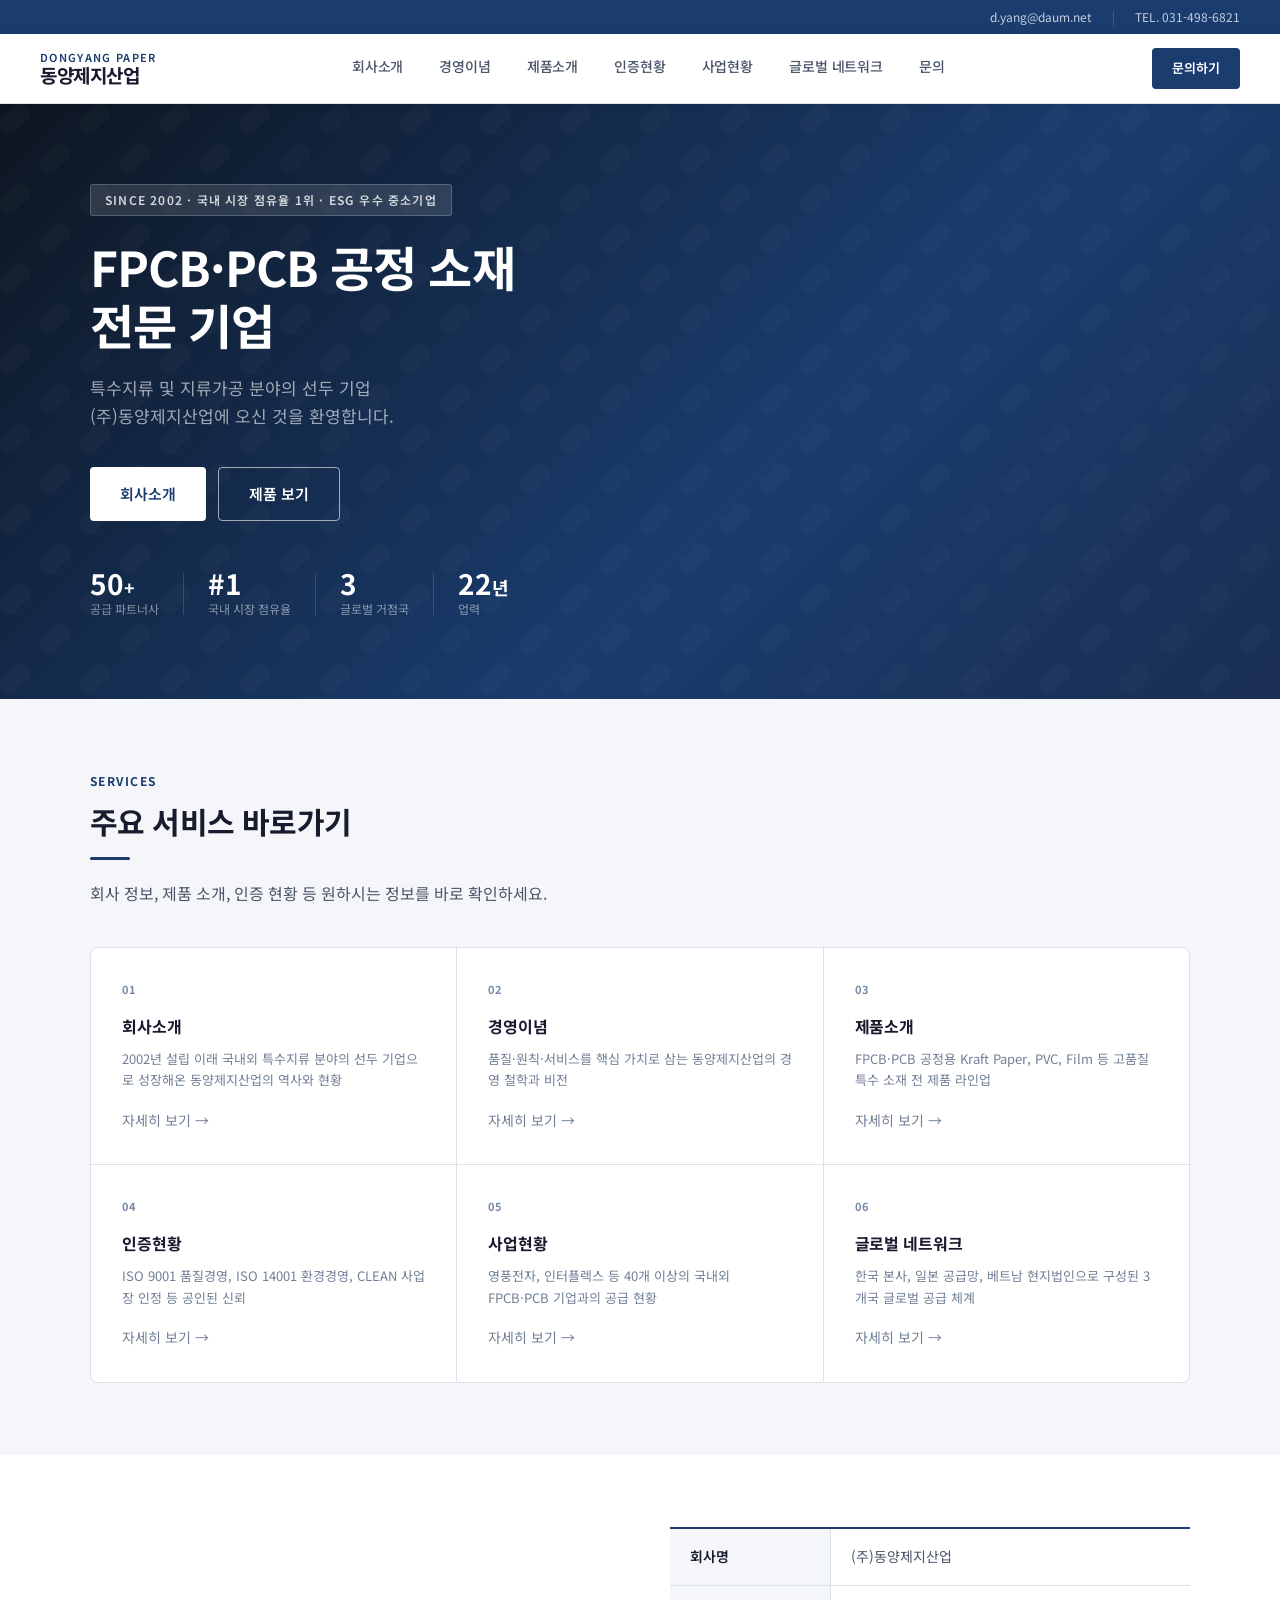
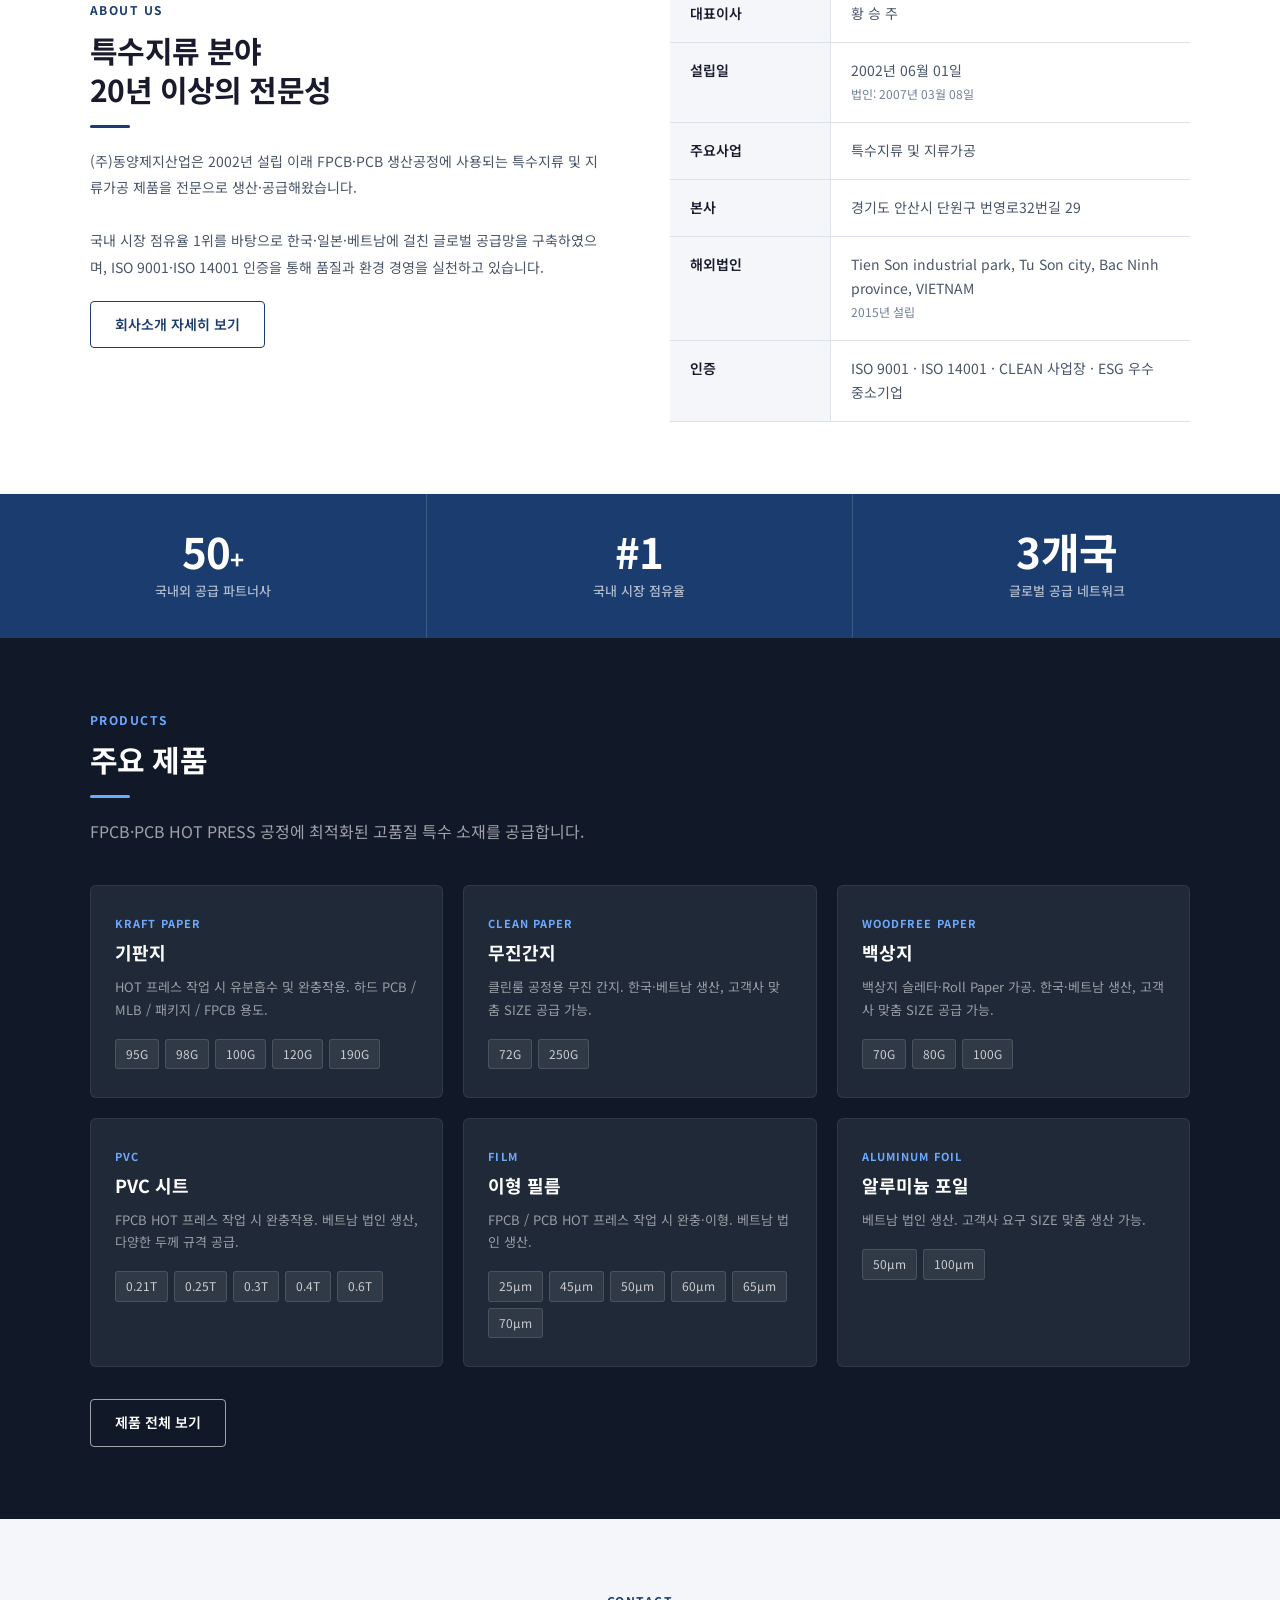
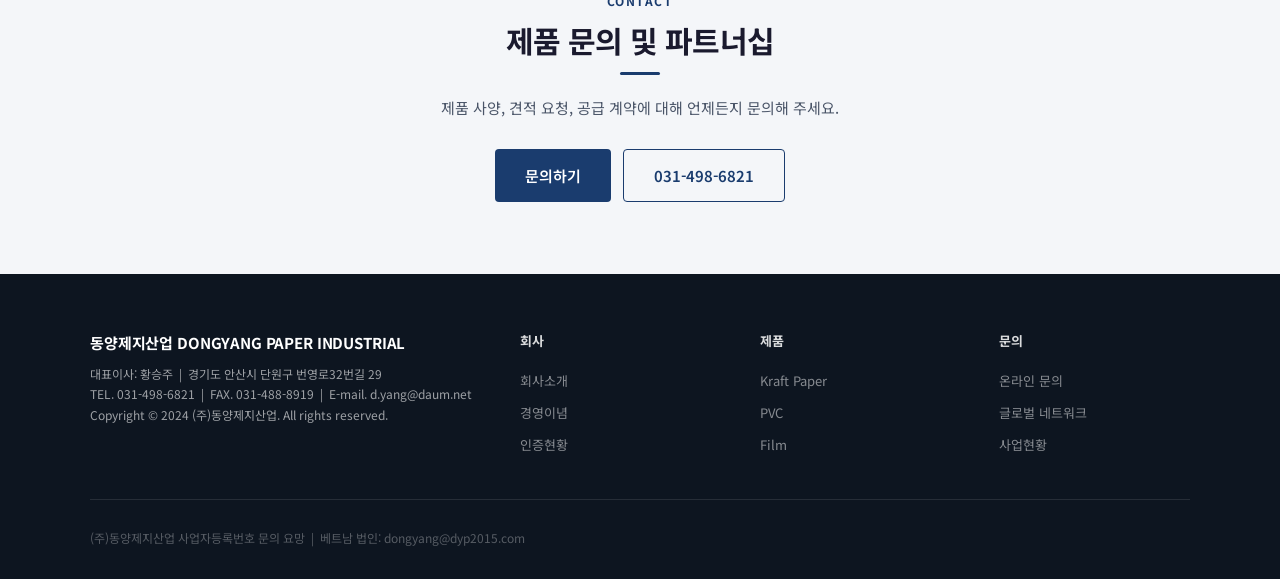
<file: index.html>
<!DOCTYPE html>
<html lang="ko">
<head>
  <meta charset="UTF-8">
  <meta name="viewport" content="width=device-width, initial-scale=1.0">
  <title>동양제지산업 — DONGYANG PAPER INDUSTRIAL</title>
  <link rel="preconnect" href="https://fonts.googleapis.com">
  <link rel="preconnect" href="https://fonts.gstatic.com" crossorigin>
  <link href="https://fonts.googleapis.com/css2?family=Noto+Sans+KR:wght@400;500;700&display=swap" rel="stylesheet">
  <link rel="stylesheet" href="style.css">
</head>
<body>

  <!-- Top bar -->
  <div class="topbar">
    <a href="mailto:d.yang@daum.net">d.yang@daum.net</a>
    <span class="topbar__sep">|</span>
    <a href="tel:031-498-6821">TEL. 031-498-6821</a>
  </div>

  <!-- Nav -->
  <nav class="global-nav">
    <a href="index.html" class="global-nav__logo">
      <span class="global-nav__logo-en">DONGYANG PAPER</span>
      <span class="global-nav__logo-kr">동양제지산업</span>
    </a>
    <ul class="global-nav__links">
      <li><a href="about.html">회사소개</a></li>
      <li><a href="philosophy.html">경영이념</a></li>
      <li><a href="products.html">제품소개</a></li>
      <li><a href="certifications.html">인증현황</a></li>
      <li><a href="business.html">사업현황</a></li>
      <li><a href="networks.html">글로벌 네트워크</a></li>
      <li><a href="contact.html">문의</a></li>
    </ul>
    <a href="contact.html" class="global-nav__contact">문의하기</a>
    <button class="global-nav__hamburger" id="hamburger" onclick="toggleMenu()" aria-label="메뉴">
      <span></span><span></span><span></span>
    </button>
  </nav>

  <div class="mobile-nav" id="mobileNav">
    <a href="about.html" onclick="toggleMenu()">회사소개</a>
    <a href="philosophy.html" onclick="toggleMenu()">경영이념</a>
    <a href="products.html" onclick="toggleMenu()">제품소개</a>
    <a href="certifications.html" onclick="toggleMenu()">인증현황</a>
    <a href="business.html" onclick="toggleMenu()">사업현황</a>
    <a href="networks.html" onclick="toggleMenu()">글로벌 네트워크</a>
    <a href="contact.html" onclick="toggleMenu()">문의</a>
  </div>

  <!-- Hero -->
  <section class="home-hero">
    <div class="home-hero__inner">
      <span class="home-hero__tag fade-up">Since 2002 · 국내 시장 점유율 1위 · ESG 우수 중소기업</span>
      <h1 class="home-hero__headline fade-up">FPCB·PCB 공정 소재<br>전문 기업</h1>
      <p class="home-hero__sub fade-up">특수지류 및 지류가공 분야의 선두 기업<br>(주)동양제지산업에 오신 것을 환영합니다.</p>
      <div class="home-hero__ctas fade-up">
        <a href="about.html" class="btn btn--white btn--lg">회사소개</a>
        <a href="products.html" class="btn btn--white-outline btn--lg">제품 보기</a>
      </div>
      <div class="home-hero__badges fade-up">
        <div class="home-hero__badge">
          <span class="home-hero__badge-num">50<small style="font-size:18px">+</small></span>
          <span class="home-hero__badge-label">공급 파트너사</span>
        </div>
        <div class="home-hero__badge-sep"></div>
        <div class="home-hero__badge">
          <span class="home-hero__badge-num">#1</span>
          <span class="home-hero__badge-label">국내 시장 점유율</span>
        </div>
        <div class="home-hero__badge-sep"></div>
        <div class="home-hero__badge">
          <span class="home-hero__badge-num">3</span>
          <span class="home-hero__badge-label">글로벌 거점국</span>
        </div>
        <div class="home-hero__badge-sep"></div>
        <div class="home-hero__badge">
          <span class="home-hero__badge-num">22<small style="font-size:18px">년</small></span>
          <span class="home-hero__badge-label">업력</span>
        </div>
      </div>
    </div>
  </section>

  <!-- Menu section -->
  <section class="section section--gray">
    <div class="section__inner">
      <div class="section__header fade-up">
        <p class="section__label">Services</p>
        <h2 class="section__title">주요 서비스 바로가기</h2>
        <div class="divider"></div>
        <p class="section__sub">회사 정보, 제품 소개, 인증 현황 등 원하시는 정보를 바로 확인하세요.</p>
      </div>
      <div class="menu-grid fade-up">
        <a href="about.html" class="menu-card">
          <span class="menu-card__num">01</span>
          <p class="menu-card__title">회사소개</p>
          <p class="menu-card__desc">2002년 설립 이래 국내외 특수지류 분야의 선두 기업으로 성장해온 동양제지산업의 역사와 현황</p>
          <span class="menu-card__arrow">자세히 보기 →</span>
        </a>
        <a href="philosophy.html" class="menu-card">
          <span class="menu-card__num">02</span>
          <p class="menu-card__title">경영이념</p>
          <p class="menu-card__desc">품질·원칙·서비스를 핵심 가치로 삼는 동양제지산업의 경영 철학과 비전</p>
          <span class="menu-card__arrow">자세히 보기 →</span>
        </a>
        <a href="products.html" class="menu-card">
          <span class="menu-card__num">03</span>
          <p class="menu-card__title">제품소개</p>
          <p class="menu-card__desc">FPCB·PCB 공정용 Kraft Paper, PVC, Film 등 고품질 특수 소재 전 제품 라인업</p>
          <span class="menu-card__arrow">자세히 보기 →</span>
        </a>
        <a href="certifications.html" class="menu-card">
          <span class="menu-card__num">04</span>
          <p class="menu-card__title">인증현황</p>
          <p class="menu-card__desc">ISO 9001 품질경영, ISO 14001 환경경영, CLEAN 사업장 인정 등 공인된 신뢰</p>
          <span class="menu-card__arrow">자세히 보기 →</span>
        </a>
        <a href="business.html" class="menu-card">
          <span class="menu-card__num">05</span>
          <p class="menu-card__title">사업현황</p>
          <p class="menu-card__desc">영풍전자, 인터플렉스 등 40개 이상의 국내외 FPCB·PCB 기업과의 공급 현황</p>
          <span class="menu-card__arrow">자세히 보기 →</span>
        </a>
        <a href="networks.html" class="menu-card">
          <span class="menu-card__num">06</span>
          <p class="menu-card__title">글로벌 네트워크</p>
          <p class="menu-card__desc">한국 본사, 일본 공급망, 베트남 현지법인으로 구성된 3개국 글로벌 공급 체계</p>
          <span class="menu-card__arrow">자세히 보기 →</span>
        </a>
      </div>
    </div>
  </section>

  <!-- About snippet -->
  <section class="section section--light">
    <div class="section__inner about-grid">
      <div class="fade-up">
        <p class="section__label">About Us</p>
        <h2 class="section__title">특수지류 분야<br>20년 이상의 전문성</h2>
        <div class="divider"></div>
        <p style="font-size: 14px; color: var(--ink-sub); line-height: 1.9; margin-bottom: 20px;">
          (주)동양제지산업은 2002년 설립 이래 FPCB·PCB 생산공정에 사용되는 특수지류 및 지류가공 제품을 전문으로 생산·공급해왔습니다.<br><br>
          국내 시장 점유율 1위를 바탕으로 한국·일본·베트남에 걸친 글로벌 공급망을 구축하였으며, ISO 9001·ISO 14001 인증을 통해 품질과 환경 경영을 실천하고 있습니다.
        </p>
        <a href="about.html" class="btn btn--outline">회사소개 자세히 보기</a>
      </div>
      <div class="fade-up table-wrap">
        <table class="overview-table">
          <tr>
            <th>회사명</th>
            <td>(주)동양제지산업</td>
          </tr>
          <tr>
            <th>대표이사</th>
            <td>황 승 주</td>
          </tr>
          <tr>
            <th>설립일</th>
            <td>2002년 06월 01일<br><span style="font-size:12px; color: var(--ink-muted);">법인: 2007년 03월 08일</span></td>
          </tr>
          <tr>
            <th>주요사업</th>
            <td>특수지류 및 지류가공</td>
          </tr>
          <tr>
            <th>본사</th>
            <td>경기도 안산시 단원구 번영로32번길 29</td>
          </tr>
          <tr>
            <th>해외법인</th>
            <td>Tien Son industrial park, Tu Son city, Bac Ninh province, VIETNAM<br><span style="font-size:12px; color: var(--ink-muted);">2015년 설립</span></td>
          </tr>
          <tr>
            <th>인증</th>
            <td>ISO 9001 · ISO 14001 · CLEAN 사업장 · ESG 우수 중소기업</td>
          </tr>
        </table>
      </div>
    </div>
  </section>

  <!-- Stats bar -->

  <div class="stats-bar fade-up">
    <div class="stats-bar__item">
      <p class="stats-bar__num">50<span style="font-size: 24px;">+</span></p>
      <p class="stats-bar__label">국내외 공급 파트너사</p>
    </div>
    <div class="stats-bar__item">
      <p class="stats-bar__num">#1</p>
      <p class="stats-bar__label">국내 시장 점유율</p>
    </div>
    <div class="stats-bar__item">
      <p class="stats-bar__num">3개국</p>
      <p class="stats-bar__label">글로벌 공급 네트워크</p>
    </div>
  </div>

  <!-- Products snippet -->
  <section class="section section--dark">
    <div class="section__inner">
      <div class="section__header fade-up">
        <p class="section__label">Products</p>
        <h2 class="section__title">주요 제품</h2>
        <div class="divider"></div>
        <p class="section__sub">FPCB·PCB HOT PRESS 공정에 최적화된 고품질 특수 소재를 공급합니다.</p>
      </div>
      <div class="products-grid fade-up" style="grid-template-columns: repeat(3,1fr);">
        <div class="product-card">
          <p class="product-card__label">Kraft Paper</p>
          <h3 class="product-card__title">기판지</h3>
          <p class="product-card__desc">HOT 프레스 작업 시 유분흡수 및 완충작용. 하드 PCB / MLB / 패키지 / FPCB 용도.</p>
          <div class="product-card__specs">
            <span class="spec-chip">95G</span><span class="spec-chip">98G</span><span class="spec-chip">100G</span><span class="spec-chip">120G</span><span class="spec-chip">190G</span>
          </div>
        </div>
        <div class="product-card">
          <p class="product-card__label">Clean Paper</p>
          <h3 class="product-card__title">무진간지</h3>
          <p class="product-card__desc">클린룸 공정용 무진 간지. 한국·베트남 생산, 고객사 맞춤 SIZE 공급 가능.</p>
          <div class="product-card__specs">
            <span class="spec-chip">72G</span><span class="spec-chip">250G</span>
          </div>
        </div>
        <div class="product-card">
          <p class="product-card__label">Woodfree Paper</p>
          <h3 class="product-card__title">백상지</h3>
          <p class="product-card__desc">백상지 슬레타·Roll Paper 가공. 한국·베트남 생산, 고객사 맞춤 SIZE 공급 가능.</p>
          <div class="product-card__specs">
            <span class="spec-chip">70G</span><span class="spec-chip">80G</span><span class="spec-chip">100G</span>
          </div>
        </div>
        <div class="product-card">
          <p class="product-card__label">PVC</p>
          <h3 class="product-card__title">PVC 시트</h3>
          <p class="product-card__desc">FPCB HOT 프레스 작업 시 완충작용. 베트남 법인 생산, 다양한 두께 규격 공급.</p>
          <div class="product-card__specs">
            <span class="spec-chip">0.21T</span><span class="spec-chip">0.25T</span><span class="spec-chip">0.3T</span><span class="spec-chip">0.4T</span><span class="spec-chip">0.6T</span>
          </div>
        </div>
        <div class="product-card">
          <p class="product-card__label">Film</p>
          <h3 class="product-card__title">이형 필름</h3>
          <p class="product-card__desc">FPCB / PCB HOT 프레스 작업 시 완충·이형. 베트남 법인 생산.</p>
          <div class="product-card__specs">
            <span class="spec-chip">25μm</span><span class="spec-chip">45μm</span><span class="spec-chip">50μm</span><span class="spec-chip">60μm</span><span class="spec-chip">65μm</span><span class="spec-chip">70μm</span>
          </div>
        </div>
        <div class="product-card">
          <p class="product-card__label">Aluminum Foil</p>
          <h3 class="product-card__title">알루미늄 포일</h3>
          <p class="product-card__desc">베트남 법인 생산. 고객사 요구 SIZE 맞춤 생산 가능.</p>
          <div class="product-card__specs">
            <span class="spec-chip">50μm</span><span class="spec-chip">100μm</span>
          </div>
        </div>
      </div>
      <div style="margin-top: 32px;" class="fade-up">
        <a href="products.html" class="btn btn--white-outline">제품 전체 보기</a>
      </div>
    </div>
  </section>

  <!-- Contact CTA -->
  <section class="section section--gray">
    <div class="section__inner" style="text-align: center;" class="fade-up">
      <p class="section__label" style="text-align: center;">Contact</p>
      <h2 class="section__title" style="text-align: center; margin-bottom: 12px;">제품 문의 및 파트너십</h2>
      <div class="divider" style="margin: 12px auto 20px;"></div>
      <p style="font-size: 15px; color: var(--ink-sub); margin-bottom: 28px;">제품 사양, 견적 요청, 공급 계약에 대해 언제든지 문의해 주세요.</p>
      <div style="display: flex; gap: 12px; justify-content: center; flex-wrap: wrap;" class="fade-up">
        <a href="contact.html" class="btn btn--primary btn--lg">문의하기</a>
        <a href="tel:031-498-6821" class="btn btn--outline btn--lg">031-498-6821</a>
      </div>
    </div>
  </section>

  <!-- Footer -->
  <footer class="footer">
    <div class="footer__inner">
      <div class="footer__top">
        <div>
          <p class="footer__brand">동양제지산업 DONGYANG PAPER INDUSTRIAL</p>
          <p class="footer__tagline">
            대표이사: 황승주 &nbsp;|&nbsp; 경기도 안산시 단원구 번영로32번길 29<br>
            TEL. 031-498-6821 &nbsp;|&nbsp; FAX. 031-488-8919 &nbsp;|&nbsp; E-mail. d.yang@daum.net<br>
            Copyright &copy; 2024 (주)동양제지산업. All rights reserved.
          </p>
        </div>
        <div>
          <p class="footer__col-title">회사</p>
          <ul class="footer__links">
            <li><a href="about.html">회사소개</a></li>
            <li><a href="philosophy.html">경영이념</a></li>
            <li><a href="certifications.html">인증현황</a></li>
          </ul>
        </div>
        <div>
          <p class="footer__col-title">제품</p>
          <ul class="footer__links">
            <li><a href="products.html">Kraft Paper</a></li>
            <li><a href="products.html">PVC</a></li>
            <li><a href="products.html">Film</a></li>
          </ul>
        </div>
        <div>
          <p class="footer__col-title">문의</p>
          <ul class="footer__links">
            <li><a href="contact.html">온라인 문의</a></li>
            <li><a href="networks.html">글로벌 네트워크</a></li>
            <li><a href="business.html">사업현황</a></li>
          </ul>
        </div>
      </div>
      <p class="footer__legal">
        (주)동양제지산업 사업자등록번호 문의 요망 &nbsp;|&nbsp; 베트남 법인: dongyang@dyp2015.com
      </p>
    </div>
  </footer>

  <script src="nav.js"></script>
  <script>initNav('index');</script>
</body>
</html>
</file>
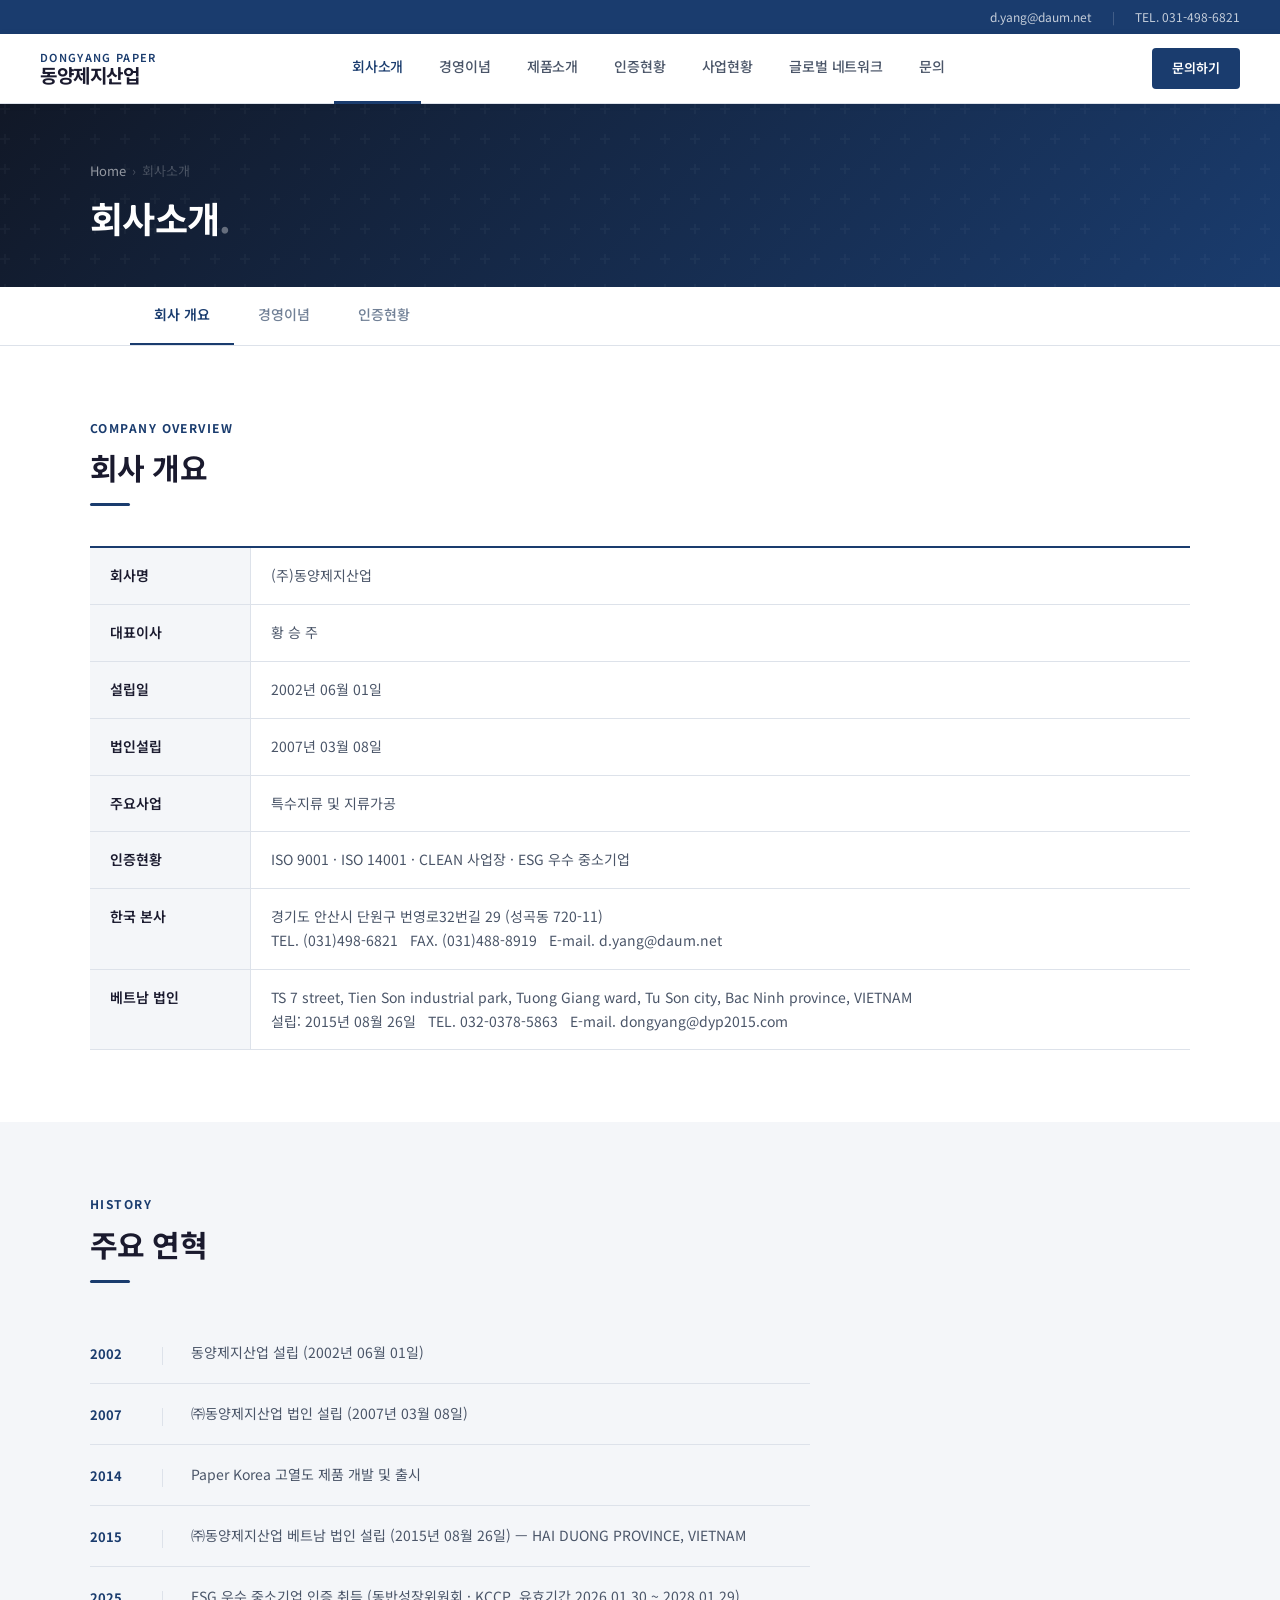
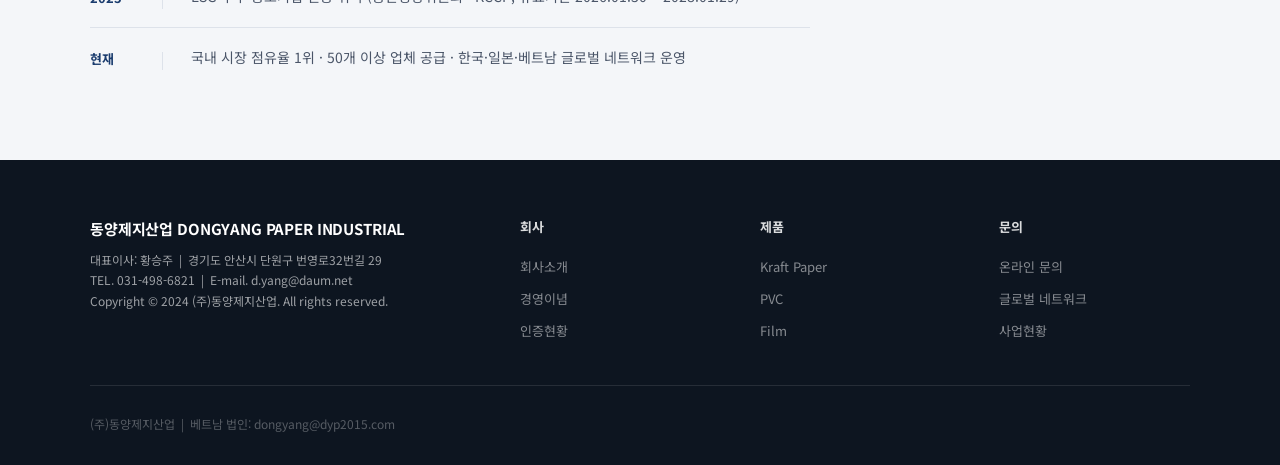
<file: about.html>
<!DOCTYPE html>
<html lang="ko">
<head>
  <meta charset="UTF-8">
  <meta name="viewport" content="width=device-width, initial-scale=1.0">
  <title>회사소개 — 동양제지산업</title>
  <link rel="preconnect" href="https://fonts.googleapis.com">
  <link rel="preconnect" href="https://fonts.gstatic.com" crossorigin>
  <link href="https://fonts.googleapis.com/css2?family=Noto+Sans+KR:wght@400;500;700&display=swap" rel="stylesheet">
  <link rel="stylesheet" href="style.css">
</head>
<body>

  <div class="topbar">
    <a href="mailto:d.yang@daum.net">d.yang@daum.net</a>
    <span class="topbar__sep">|</span>
    <a href="tel:031-498-6821">TEL. 031-498-6821</a>
  </div>

  <nav class="global-nav">
    <a href="index.html" class="global-nav__logo">
      <span class="global-nav__logo-en">DONGYANG PAPER</span>
      <span class="global-nav__logo-kr">동양제지산업</span>
    </a>
    <ul class="global-nav__links">
      <li><a href="about.html">회사소개</a></li>
      <li><a href="philosophy.html">경영이념</a></li>
      <li><a href="products.html">제품소개</a></li>
      <li><a href="certifications.html">인증현황</a></li>
      <li><a href="business.html">사업현황</a></li>
      <li><a href="networks.html">글로벌 네트워크</a></li>
      <li><a href="contact.html">문의</a></li>
    </ul>
    <a href="contact.html" class="global-nav__contact">문의하기</a>
    <button class="global-nav__hamburger" id="hamburger" onclick="toggleMenu()" aria-label="메뉴">
      <span></span><span></span><span></span>
    </button>
  </nav>

  <div class="mobile-nav" id="mobileNav">
    <a href="about.html" onclick="toggleMenu()">회사소개</a>
    <a href="philosophy.html" onclick="toggleMenu()">경영이념</a>
    <a href="products.html" onclick="toggleMenu()">제품소개</a>
    <a href="certifications.html" onclick="toggleMenu()">인증현황</a>
    <a href="business.html" onclick="toggleMenu()">사업현황</a>
    <a href="networks.html" onclick="toggleMenu()">글로벌 네트워크</a>
    <a href="contact.html" onclick="toggleMenu()">문의</a>
  </div>

  <div class="page-hero">
    <div class="page-hero__inner">
      <div class="page-hero__breadcrumb">
        <a href="index.html">Home</a>
        <span>›</span>
        <span>회사소개</span>
      </div>
      <h1 class="page-hero__headline">회사소개</h1>
    </div>
  </div>

  <div class="page-tabs">
    <div class="page-tabs__inner">
      <a href="about.html" class="active">회사 개요</a>
      <a href="philosophy.html">경영이념</a>
      <a href="certifications.html">인증현황</a>
    </div>
  </div>

  <!-- Company info -->
  <section class="section section--light">
    <div class="section__inner">
      <div class="section__header fade-up">
        <p class="section__label">Company Overview</p>
        <h2 class="section__title">회사 개요</h2>
        <div class="divider"></div>
      </div>
      <table class="overview-table fade-up">
        <tr><th>회사명</th><td>(주)동양제지산업</td></tr>
        <tr><th>대표이사</th><td>황 승 주</td></tr>
        <tr><th>설립일</th><td>2002년 06월 01일</td></tr>
        <tr><th>법인설립</th><td>2007년 03월 08일</td></tr>
        <tr><th>주요사업</th><td>특수지류 및 지류가공</td></tr>
        <tr><th>인증현황</th><td>ISO 9001 · ISO 14001 · CLEAN 사업장 · ESG 우수 중소기업</td></tr>
        <tr>
          <th>한국 본사</th>
          <td>
            경기도 안산시 단원구 번영로32번길 29 (성곡동 720-11)<br>
            TEL. (031)498-6821 &nbsp; FAX. (031)488-8919 &nbsp; E-mail. d.yang@daum.net
          </td>
        </tr>
        <tr>
          <th>베트남 법인</th>
          <td>
            TS 7 street, Tien Son industrial park, Tuong Giang ward, Tu Son city, Bac Ninh province, VIETNAM<br>
            설립: 2015년 08월 26일 &nbsp; TEL. 032-0378-5863 &nbsp; E-mail. dongyang@dyp2015.com
          </td>
        </tr>
      </table>
    </div>
  </section>

  <!-- History -->
  <section class="section section--gray">
    <div class="section__inner">
      <div class="section__header fade-up">
        <p class="section__label">History</p>
        <h2 class="section__title">주요 연혁</h2>
        <div class="divider"></div>
      </div>
      <div class="timeline fade-up">
        <div class="timeline-item">
          <span class="timeline-item__year">2002</span>
          <div class="timeline-item__bar"></div>
          <p class="timeline-item__text">동양제지산업 설립 (2002년 06월 01일)</p>
        </div>
        <div class="timeline-item">
          <span class="timeline-item__year">2007</span>
          <div class="timeline-item__bar"></div>
          <p class="timeline-item__text">㈜동양제지산업 법인 설립 (2007년 03월 08일)</p>
        </div>
        <div class="timeline-item">
          <span class="timeline-item__year">2014</span>
          <div class="timeline-item__bar"></div>
          <p class="timeline-item__text">Paper Korea 고열도 제품 개발 및 출시</p>
        </div>
        <div class="timeline-item">
          <span class="timeline-item__year">2015</span>
          <div class="timeline-item__bar"></div>
          <p class="timeline-item__text">㈜동양제지산업 베트남 법인 설립 (2015년 08월 26일) — HAI DUONG PROVINCE, VIETNAM</p>
        </div>
        <div class="timeline-item">
          <span class="timeline-item__year">2025</span>
          <div class="timeline-item__bar"></div>
          <p class="timeline-item__text">ESG 우수 중소기업 인증 취득 (동반성장위원회 · KCCP, 유효기간 2026.01.30 ~ 2028.01.29)</p>
        </div>
        <div class="timeline-item">
          <span class="timeline-item__year">현재</span>
          <div class="timeline-item__bar"></div>
          <p class="timeline-item__text">국내 시장 점유율 1위 · 50개 이상 업체 공급 · 한국·일본·베트남 글로벌 네트워크 운영</p>
        </div>
      </div>
    </div>
  </section>

  <footer class="footer">
    <div class="footer__inner">
      <div class="footer__top">
        <div>
          <p class="footer__brand">동양제지산업 DONGYANG PAPER INDUSTRIAL</p>
          <p class="footer__tagline">대표이사: 황승주 &nbsp;|&nbsp; 경기도 안산시 단원구 번영로32번길 29<br>TEL. 031-498-6821 &nbsp;|&nbsp; E-mail. d.yang@daum.net<br>Copyright &copy; 2024 (주)동양제지산업. All rights reserved.</p>
        </div>
        <div><p class="footer__col-title">회사</p><ul class="footer__links"><li><a href="about.html">회사소개</a></li><li><a href="philosophy.html">경영이념</a></li><li><a href="certifications.html">인증현황</a></li></ul></div>
        <div><p class="footer__col-title">제품</p><ul class="footer__links"><li><a href="products.html">Kraft Paper</a></li><li><a href="products.html">PVC</a></li><li><a href="products.html">Film</a></li></ul></div>
        <div><p class="footer__col-title">문의</p><ul class="footer__links"><li><a href="contact.html">온라인 문의</a></li><li><a href="networks.html">글로벌 네트워크</a></li><li><a href="business.html">사업현황</a></li></ul></div>
      </div>
      <p class="footer__legal">(주)동양제지산업 &nbsp;|&nbsp; 베트남 법인: dongyang@dyp2015.com</p>
    </div>
  </footer>

  <script src="nav.js"></script>
  <script>initNav('about');</script>
</body>
</html>
</file>
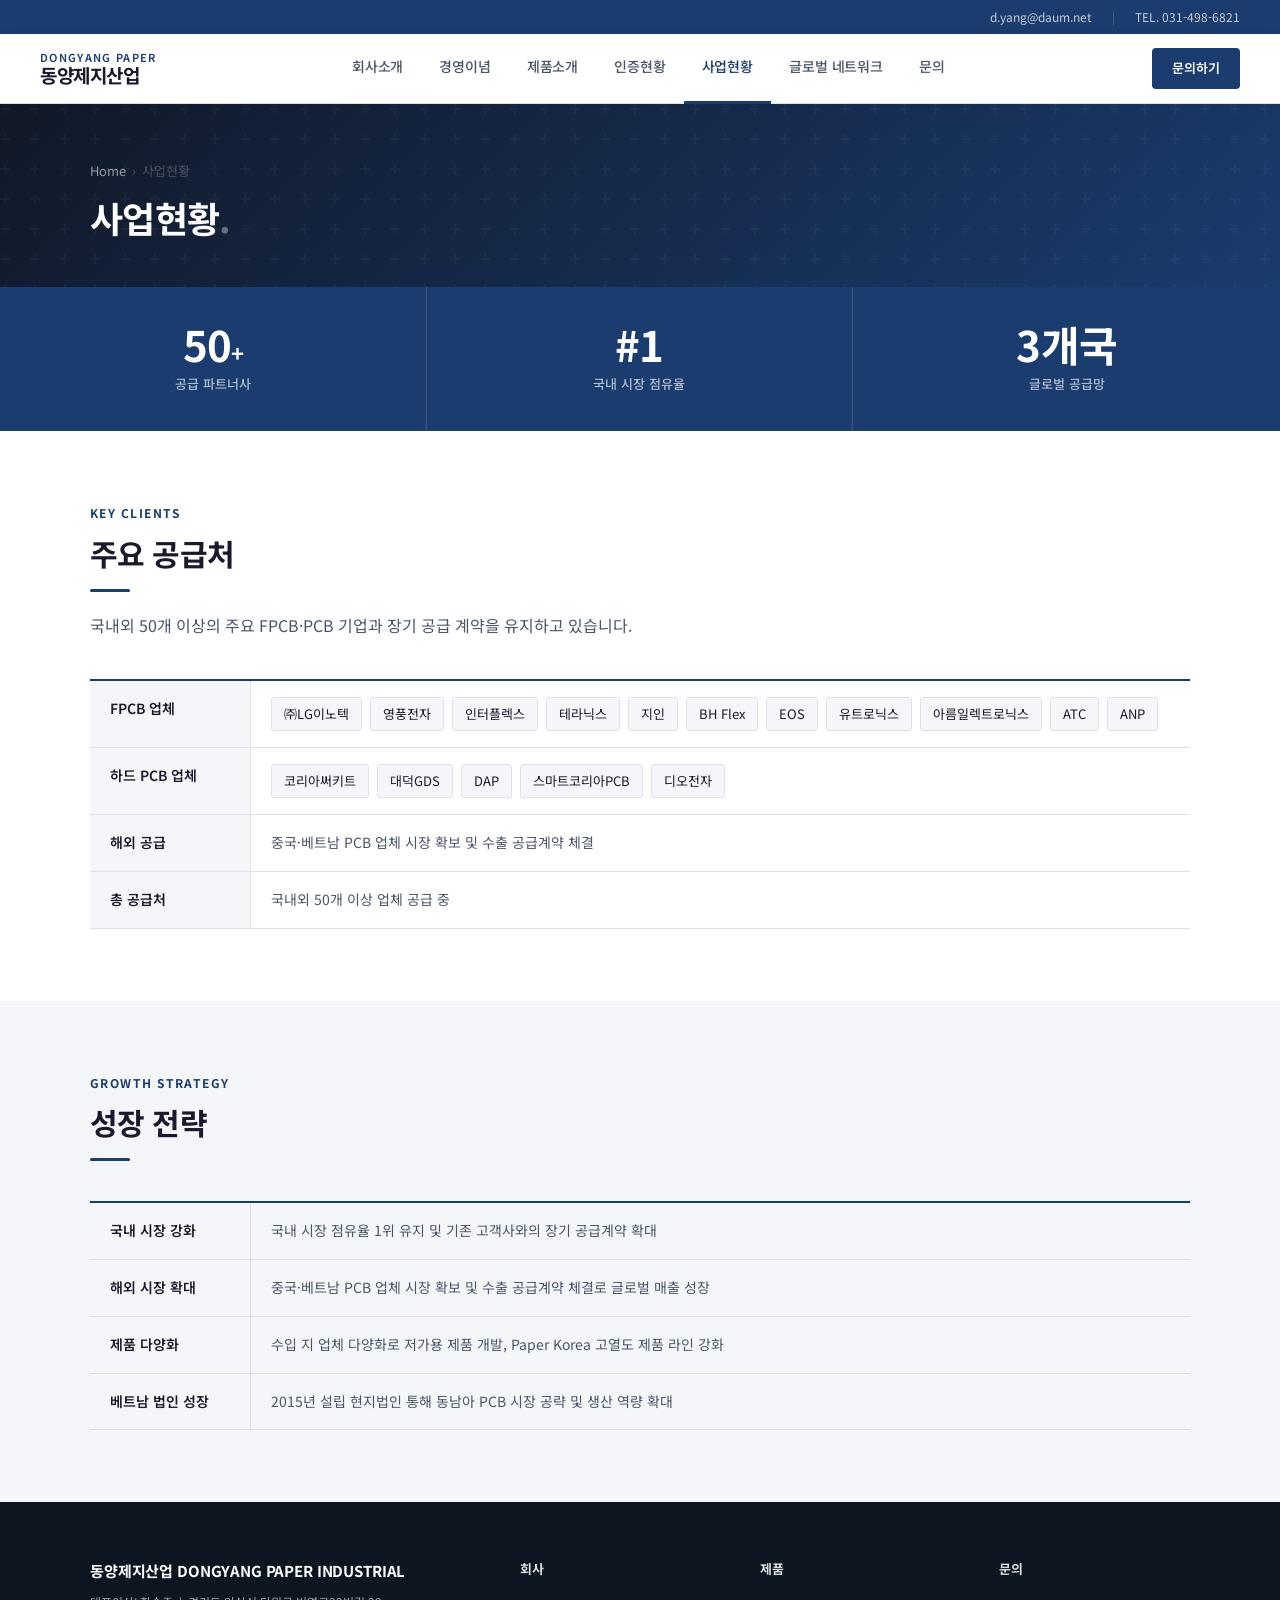
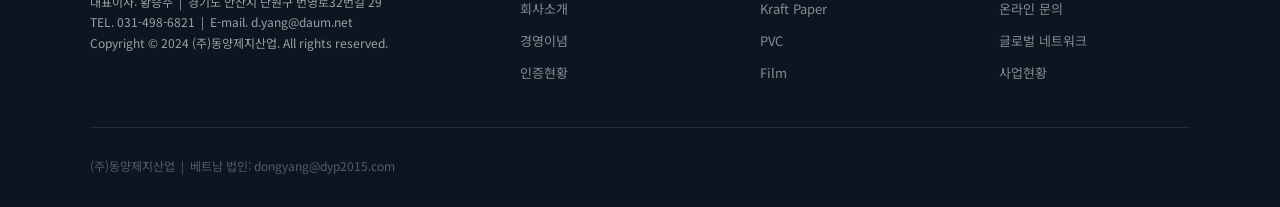
<file: business.html>
<!DOCTYPE html>
<html lang="ko">
<head>
  <meta charset="UTF-8">
  <meta name="viewport" content="width=device-width, initial-scale=1.0">
  <title>사업현황 — 동양제지산업</title>
  <link rel="preconnect" href="https://fonts.googleapis.com">
  <link rel="preconnect" href="https://fonts.gstatic.com" crossorigin>
  <link href="https://fonts.googleapis.com/css2?family=Noto+Sans+KR:wght@400;500;700&display=swap" rel="stylesheet">
  <link rel="stylesheet" href="style.css">
</head>
<body>
  <div class="topbar"><a href="mailto:d.yang@daum.net">d.yang@daum.net</a><span class="topbar__sep">|</span><a href="tel:031-498-6821">TEL. 031-498-6821</a></div>
  <nav class="global-nav">
    <a href="index.html" class="global-nav__logo"><span class="global-nav__logo-en">DONGYANG PAPER</span><span class="global-nav__logo-kr">동양제지산업</span></a>
    <ul class="global-nav__links">
      <li><a href="about.html">회사소개</a></li><li><a href="philosophy.html">경영이념</a></li><li><a href="products.html">제품소개</a></li><li><a href="certifications.html">인증현황</a></li><li><a href="business.html">사업현황</a></li><li><a href="networks.html">글로벌 네트워크</a></li><li><a href="contact.html">문의</a></li>
    </ul>
    <a href="contact.html" class="global-nav__contact">문의하기</a>
    <button class="global-nav__hamburger" id="hamburger" onclick="toggleMenu()" aria-label="메뉴"><span></span><span></span><span></span></button>
  </nav>
  <div class="mobile-nav" id="mobileNav">
    <a href="about.html" onclick="toggleMenu()">회사소개</a><a href="philosophy.html" onclick="toggleMenu()">경영이념</a><a href="products.html" onclick="toggleMenu()">제품소개</a><a href="certifications.html" onclick="toggleMenu()">인증현황</a><a href="business.html" onclick="toggleMenu()">사업현황</a><a href="networks.html" onclick="toggleMenu()">글로벌 네트워크</a><a href="contact.html" onclick="toggleMenu()">문의</a>
  </div>

  <div class="page-hero">
    <div class="page-hero__inner">
      <div class="page-hero__breadcrumb"><a href="index.html">Home</a><span>›</span><span>사업현황</span></div>
      <h1 class="page-hero__headline">사업현황</h1>
    </div>
  </div>

  <div class="stats-bar">
    <div class="stats-bar__item"><p class="stats-bar__num">50<span style="font-size:22px">+</span></p><p class="stats-bar__label">공급 파트너사</p></div>
    <div class="stats-bar__item"><p class="stats-bar__num">#1</p><p class="stats-bar__label">국내 시장 점유율</p></div>
    <div class="stats-bar__item"><p class="stats-bar__num">3개국</p><p class="stats-bar__label">글로벌 공급망</p></div>
  </div>

  <section class="section section--light">
    <div class="section__inner">
      <div class="section__header fade-up">
        <p class="section__label">Key Clients</p>
        <h2 class="section__title">주요 공급처</h2>
        <div class="divider"></div>
        <p class="section__sub">국내외 50개 이상의 주요 FPCB·PCB 기업과 장기 공급 계약을 유지하고 있습니다.</p>
      </div>
      <table class="overview-table fade-up">
        <tr>
          <th>FPCB 업체</th>
          <td>
            <div class="clients-list" style="gap: 8px;">
              <span class="client-tag" style="background: var(--canvas-light); color: var(--ink); border: 1px solid var(--hairline); font-size: 13px; padding: 5px 12px; border-radius: 3px;">㈜LG이노텍</span>
              <span class="client-tag" style="background: var(--canvas-light); color: var(--ink); border: 1px solid var(--hairline); font-size: 13px; padding: 5px 12px; border-radius: 3px;">영풍전자</span>
              <span class="client-tag" style="background: var(--canvas-light); color: var(--ink); border: 1px solid var(--hairline); font-size: 13px; padding: 5px 12px; border-radius: 3px;">인터플렉스</span>
              <span class="client-tag" style="background: var(--canvas-light); color: var(--ink); border: 1px solid var(--hairline); font-size: 13px; padding: 5px 12px; border-radius: 3px;">테라닉스</span>
              <span class="client-tag" style="background: var(--canvas-light); color: var(--ink); border: 1px solid var(--hairline); font-size: 13px; padding: 5px 12px; border-radius: 3px;">지인</span>
              <span class="client-tag" style="background: var(--canvas-light); color: var(--ink); border: 1px solid var(--hairline); font-size: 13px; padding: 5px 12px; border-radius: 3px;">BH Flex</span>
              <span class="client-tag" style="background: var(--canvas-light); color: var(--ink); border: 1px solid var(--hairline); font-size: 13px; padding: 5px 12px; border-radius: 3px;">EOS</span>
              <span class="client-tag" style="background: var(--canvas-light); color: var(--ink); border: 1px solid var(--hairline); font-size: 13px; padding: 5px 12px; border-radius: 3px;">유트로닉스</span>
              <span class="client-tag" style="background: var(--canvas-light); color: var(--ink); border: 1px solid var(--hairline); font-size: 13px; padding: 5px 12px; border-radius: 3px;">아름일렉트로닉스</span>
              <span class="client-tag" style="background: var(--canvas-light); color: var(--ink); border: 1px solid var(--hairline); font-size: 13px; padding: 5px 12px; border-radius: 3px;">ATC</span>
              <span class="client-tag" style="background: var(--canvas-light); color: var(--ink); border: 1px solid var(--hairline); font-size: 13px; padding: 5px 12px; border-radius: 3px;">ANP</span>
            </div>
          </td>
        </tr>
        <tr>
          <th>하드 PCB 업체</th>
          <td>
            <div class="clients-list" style="gap: 8px;">
              <span class="client-tag" style="background: var(--canvas-light); color: var(--ink); border: 1px solid var(--hairline); font-size: 13px; padding: 5px 12px; border-radius: 3px;">코리아써키트</span>
              <span class="client-tag" style="background: var(--canvas-light); color: var(--ink); border: 1px solid var(--hairline); font-size: 13px; padding: 5px 12px; border-radius: 3px;">대덕GDS</span>
              <span class="client-tag" style="background: var(--canvas-light); color: var(--ink); border: 1px solid var(--hairline); font-size: 13px; padding: 5px 12px; border-radius: 3px;">DAP</span>
              <span class="client-tag" style="background: var(--canvas-light); color: var(--ink); border: 1px solid var(--hairline); font-size: 13px; padding: 5px 12px; border-radius: 3px;">스마트코리아PCB</span>
              <span class="client-tag" style="background: var(--canvas-light); color: var(--ink); border: 1px solid var(--hairline); font-size: 13px; padding: 5px 12px; border-radius: 3px;">디오전자</span>
            </div>
          </td>
        </tr>
        <tr><th>해외 공급</th><td>중국·베트남 PCB 업체 시장 확보 및 수출 공급계약 체결</td></tr>
        <tr><th>총 공급처</th><td>국내외 50개 이상 업체 공급 중</td></tr>
      </table>
    </div>
  </section>

  <section class="section section--gray">
    <div class="section__inner">
      <div class="section__header fade-up">
        <p class="section__label">Growth Strategy</p>
        <h2 class="section__title">성장 전략</h2>
        <div class="divider"></div>
      </div>
      <table class="overview-table fade-up">
        <tr><th>국내 시장 강화</th><td>국내 시장 점유율 1위 유지 및 기존 고객사와의 장기 공급계약 확대</td></tr>
        <tr><th>해외 시장 확대</th><td>중국·베트남 PCB 업체 시장 확보 및 수출 공급계약 체결로 글로벌 매출 성장</td></tr>
        <tr><th>제품 다양화</th><td>수입 지 업체 다양화로 저가용 제품 개발, Paper Korea 고열도 제품 라인 강화</td></tr>
        <tr><th>베트남 법인 성장</th><td>2015년 설립 현지법인 통해 동남아 PCB 시장 공략 및 생산 역량 확대</td></tr>
      </table>
    </div>
  </section>

  <footer class="footer"><div class="footer__inner"><div class="footer__top"><div><p class="footer__brand">동양제지산업 DONGYANG PAPER INDUSTRIAL</p><p class="footer__tagline">대표이사: 황승주 &nbsp;|&nbsp; 경기도 안산시 단원구 번영로32번길 29<br>TEL. 031-498-6821 &nbsp;|&nbsp; E-mail. d.yang@daum.net<br>Copyright &copy; 2024 (주)동양제지산업. All rights reserved.</p></div><div><p class="footer__col-title">회사</p><ul class="footer__links"><li><a href="about.html">회사소개</a></li><li><a href="philosophy.html">경영이념</a></li><li><a href="certifications.html">인증현황</a></li></ul></div><div><p class="footer__col-title">제품</p><ul class="footer__links"><li><a href="products.html">Kraft Paper</a></li><li><a href="products.html">PVC</a></li><li><a href="products.html">Film</a></li></ul></div><div><p class="footer__col-title">문의</p><ul class="footer__links"><li><a href="contact.html">온라인 문의</a></li><li><a href="networks.html">글로벌 네트워크</a></li><li><a href="business.html">사업현황</a></li></ul></div></div><p class="footer__legal">(주)동양제지산업 &nbsp;|&nbsp; 베트남 법인: dongyang@dyp2015.com</p></div></footer>

  <script src="nav.js"></script>
  <script>initNav('business');</script>
</body>
</html>
</file>
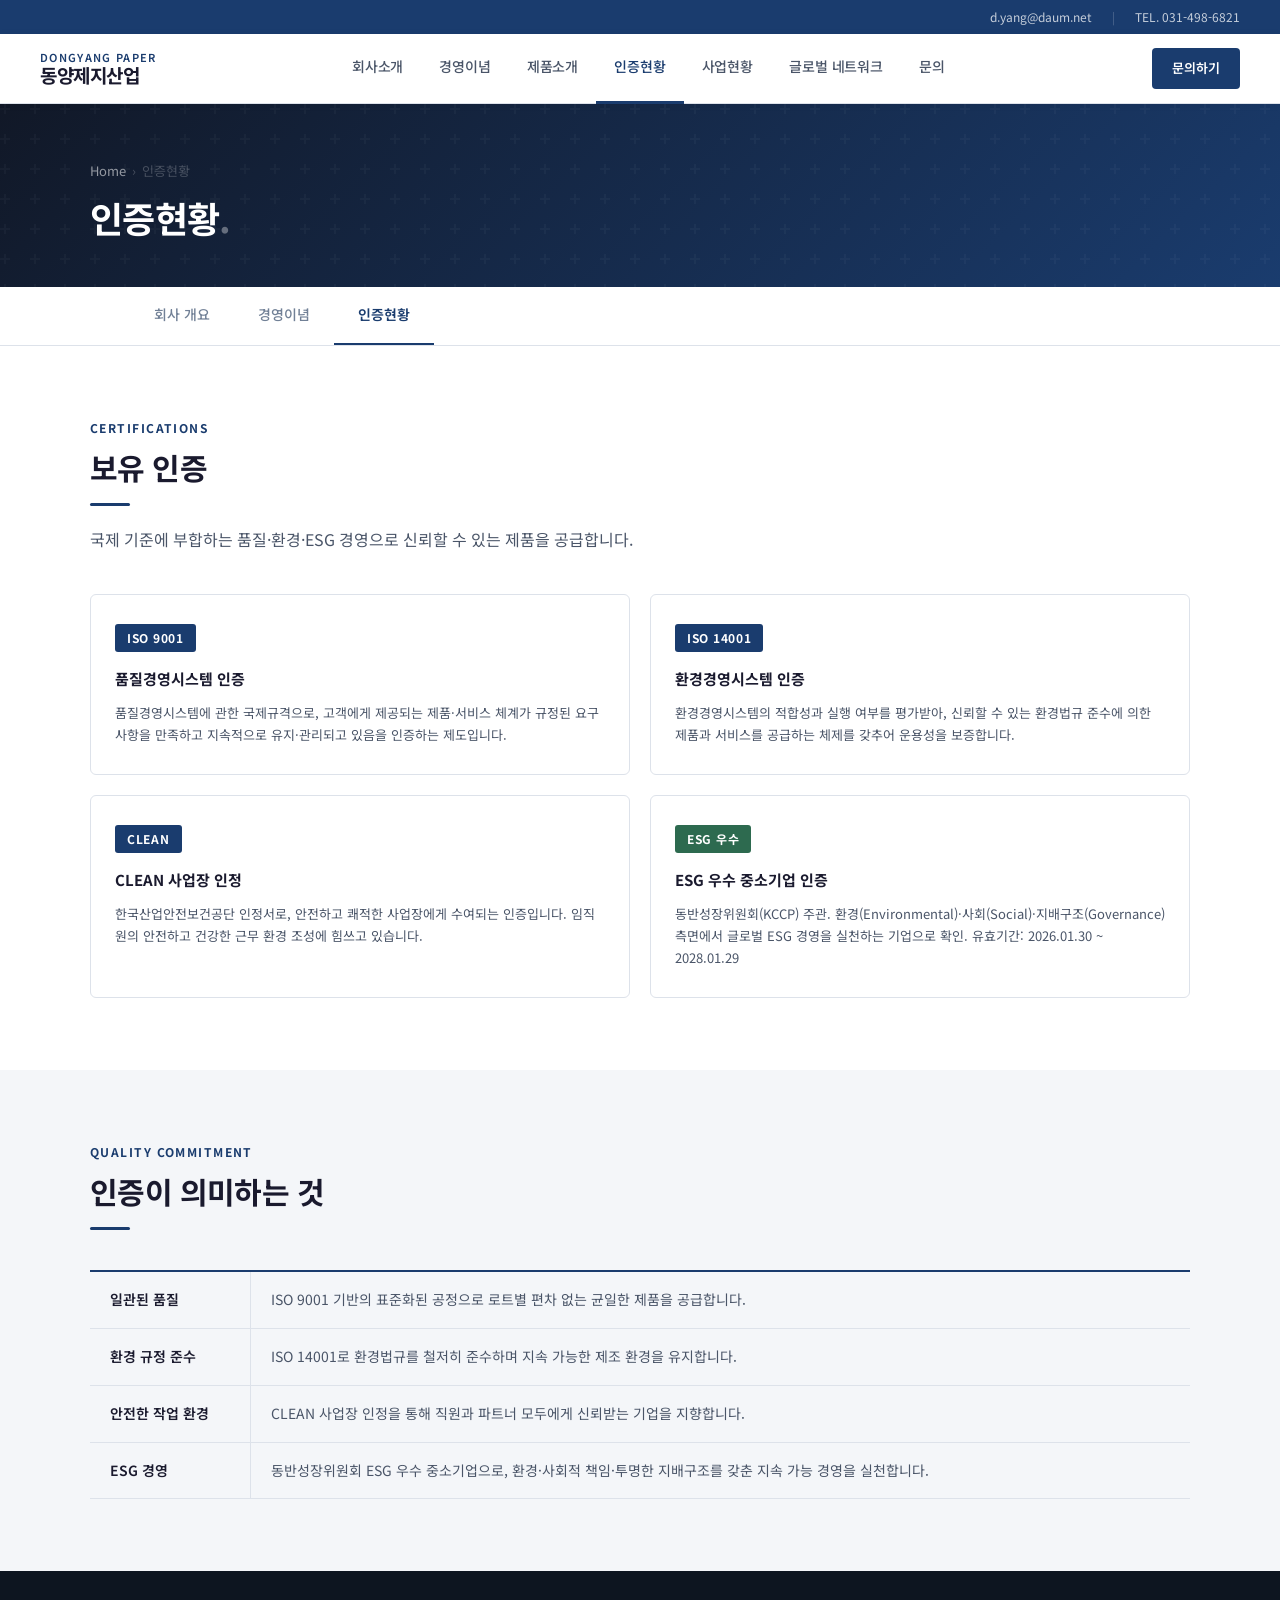
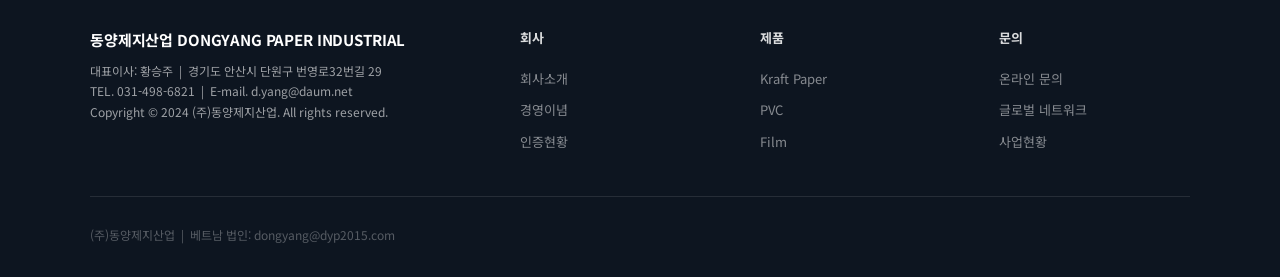
<file: certifications.html>
<!DOCTYPE html>
<html lang="ko">
<head>
  <meta charset="UTF-8">
  <meta name="viewport" content="width=device-width, initial-scale=1.0">
  <title>인증현황 — 동양제지산업</title>
  <link rel="preconnect" href="https://fonts.googleapis.com">
  <link rel="preconnect" href="https://fonts.gstatic.com" crossorigin>
  <link href="https://fonts.googleapis.com/css2?family=Noto+Sans+KR:wght@400;500;700&display=swap" rel="stylesheet">
  <link rel="stylesheet" href="style.css">
</head>
<body>
  <div class="topbar"><a href="mailto:d.yang@daum.net">d.yang@daum.net</a><span class="topbar__sep">|</span><a href="tel:031-498-6821">TEL. 031-498-6821</a></div>
  <nav class="global-nav">
    <a href="index.html" class="global-nav__logo"><span class="global-nav__logo-en">DONGYANG PAPER</span><span class="global-nav__logo-kr">동양제지산업</span></a>
    <ul class="global-nav__links">
      <li><a href="about.html">회사소개</a></li><li><a href="philosophy.html">경영이념</a></li><li><a href="products.html">제품소개</a></li><li><a href="certifications.html">인증현황</a></li><li><a href="business.html">사업현황</a></li><li><a href="networks.html">글로벌 네트워크</a></li><li><a href="contact.html">문의</a></li>
    </ul>
    <a href="contact.html" class="global-nav__contact">문의하기</a>
    <button class="global-nav__hamburger" id="hamburger" onclick="toggleMenu()" aria-label="메뉴"><span></span><span></span><span></span></button>
  </nav>
  <div class="mobile-nav" id="mobileNav">
    <a href="about.html" onclick="toggleMenu()">회사소개</a><a href="philosophy.html" onclick="toggleMenu()">경영이념</a><a href="products.html" onclick="toggleMenu()">제품소개</a><a href="certifications.html" onclick="toggleMenu()">인증현황</a><a href="business.html" onclick="toggleMenu()">사업현황</a><a href="networks.html" onclick="toggleMenu()">글로벌 네트워크</a><a href="contact.html" onclick="toggleMenu()">문의</a>
  </div>

  <div class="page-hero">
    <div class="page-hero__inner">
      <div class="page-hero__breadcrumb"><a href="index.html">Home</a><span>›</span><span>인증현황</span></div>
      <h1 class="page-hero__headline">인증현황</h1>
    </div>
  </div>

  <div class="page-tabs">
    <div class="page-tabs__inner">
      <a href="about.html">회사 개요</a>
      <a href="philosophy.html">경영이념</a>
      <a href="certifications.html" class="active">인증현황</a>
    </div>
  </div>

  <section class="section section--light">
    <div class="section__inner">
      <div class="section__header fade-up">
        <p class="section__label">Certifications</p>
        <h2 class="section__title">보유 인증</h2>
        <div class="divider"></div>
        <p class="section__sub">국제 기준에 부합하는 품질·환경·ESG 경영으로 신뢰할 수 있는 제품을 공급합니다.</p>
      </div>
      <div class="cert-grid fade-up" style="grid-template-columns: repeat(2, 1fr);">
        <div class="cert-card">
          <span class="cert-card__badge">ISO 9001</span>
          <p class="cert-card__title">품질경영시스템 인증</p>
          <p class="cert-card__desc">품질경영시스템에 관한 국제규격으로, 고객에게 제공되는 제품·서비스 체계가 규정된 요구사항을 만족하고 지속적으로 유지·관리되고 있음을 인증하는 제도입니다.</p>
        </div>
        <div class="cert-card">
          <span class="cert-card__badge">ISO 14001</span>
          <p class="cert-card__title">환경경영시스템 인증</p>
          <p class="cert-card__desc">환경경영시스템의 적합성과 실행 여부를 평가받아, 신뢰할 수 있는 환경법규 준수에 의한 제품과 서비스를 공급하는 체제를 갖추어 운용성을 보증합니다.</p>
        </div>
        <div class="cert-card">
          <span class="cert-card__badge">CLEAN</span>
          <p class="cert-card__title">CLEAN 사업장 인정</p>
          <p class="cert-card__desc">한국산업안전보건공단 인정서로, 안전하고 쾌적한 사업장에게 수여되는 인증입니다. 임직원의 안전하고 건강한 근무 환경 조성에 힘쓰고 있습니다.</p>
        </div>
        <div class="cert-card">
          <span class="cert-card__badge" style="background: #2d6a4f;">ESG 우수</span>
          <p class="cert-card__title">ESG 우수 중소기업 인증</p>
          <p class="cert-card__desc">동반성장위원회(KCCP) 주관. 환경(Environmental)·사회(Social)·지배구조(Governance) 측면에서 글로벌 ESG 경영을 실천하는 기업으로 확인. 유효기간: 2026.01.30 ~ 2028.01.29</p>
        </div>
      </div>
    </div>
  </section>

  <section class="section section--gray">
    <div class="section__inner">
      <div class="section__header fade-up">
        <p class="section__label">Quality Commitment</p>
        <h2 class="section__title">인증이 의미하는 것</h2>
        <div class="divider"></div>
      </div>
      <table class="overview-table fade-up">
        <tr><th>일관된 품질</th><td>ISO 9001 기반의 표준화된 공정으로 로트별 편차 없는 균일한 제품을 공급합니다.</td></tr>
        <tr><th>환경 규정 준수</th><td>ISO 14001로 환경법규를 철저히 준수하며 지속 가능한 제조 환경을 유지합니다.</td></tr>
        <tr><th>안전한 작업 환경</th><td>CLEAN 사업장 인정을 통해 직원과 파트너 모두에게 신뢰받는 기업을 지향합니다.</td></tr>
        <tr><th>ESG 경영</th><td>동반성장위원회 ESG 우수 중소기업으로, 환경·사회적 책임·투명한 지배구조를 갖춘 지속 가능 경영을 실천합니다.</td></tr>
      </table>
    </div>
  </section>

  <footer class="footer"><div class="footer__inner"><div class="footer__top"><div><p class="footer__brand">동양제지산업 DONGYANG PAPER INDUSTRIAL</p><p class="footer__tagline">대표이사: 황승주 &nbsp;|&nbsp; 경기도 안산시 단원구 번영로32번길 29<br>TEL. 031-498-6821 &nbsp;|&nbsp; E-mail. d.yang@daum.net<br>Copyright &copy; 2024 (주)동양제지산업. All rights reserved.</p></div><div><p class="footer__col-title">회사</p><ul class="footer__links"><li><a href="about.html">회사소개</a></li><li><a href="philosophy.html">경영이념</a></li><li><a href="certifications.html">인증현황</a></li></ul></div><div><p class="footer__col-title">제품</p><ul class="footer__links"><li><a href="products.html">Kraft Paper</a></li><li><a href="products.html">PVC</a></li><li><a href="products.html">Film</a></li></ul></div><div><p class="footer__col-title">문의</p><ul class="footer__links"><li><a href="contact.html">온라인 문의</a></li><li><a href="networks.html">글로벌 네트워크</a></li><li><a href="business.html">사업현황</a></li></ul></div></div><p class="footer__legal">(주)동양제지산업 &nbsp;|&nbsp; 베트남 법인: dongyang@dyp2015.com</p></div></footer>

  <script src="nav.js"></script>
  <script>initNav('certifications');</script>
</body>
</html>
</file>
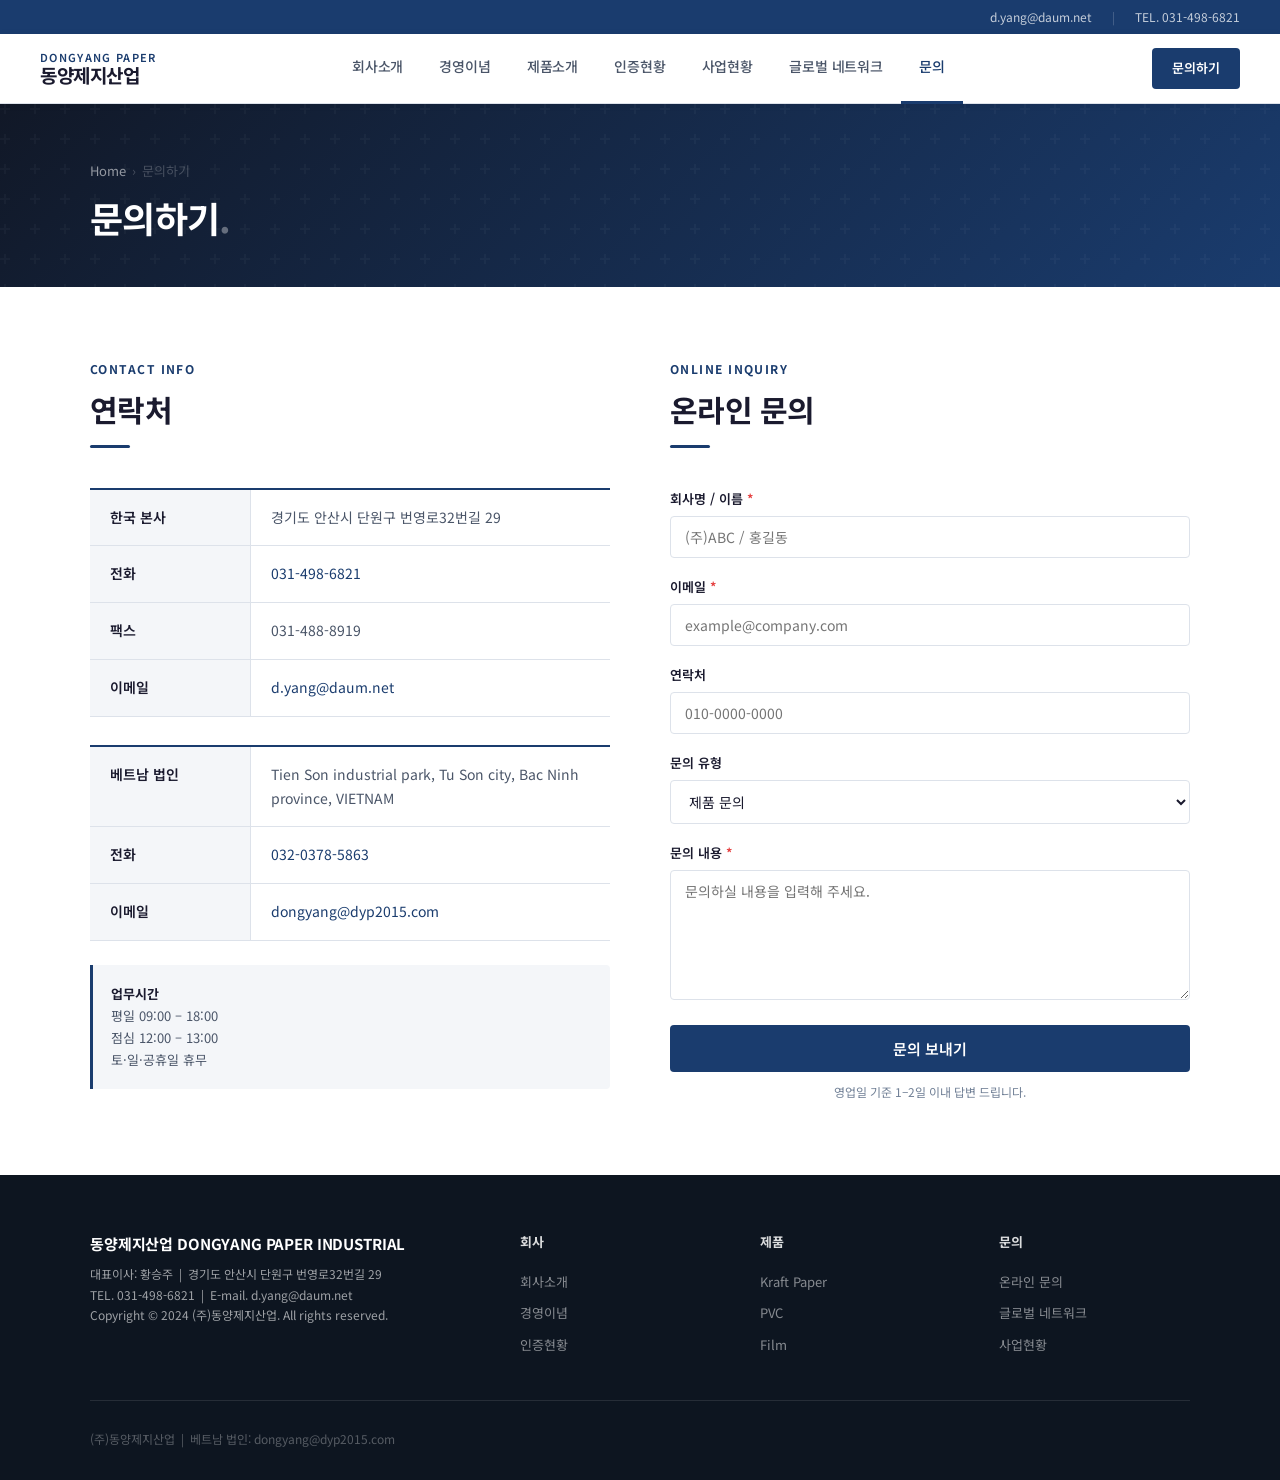
<file: contact.html>
<!DOCTYPE html>
<html lang="ko">
<head>
  <meta charset="UTF-8">
  <meta name="viewport" content="width=device-width, initial-scale=1.0">
  <title>문의하기 — 동양제지산업</title>
  <link rel="preconnect" href="https://fonts.googleapis.com">
  <link rel="preconnect" href="https://fonts.gstatic.com" crossorigin>
  <link href="https://fonts.googleapis.com/css2?family=Noto+Sans+KR:wght@400;500;700&display=swap" rel="stylesheet">
  <link rel="stylesheet" href="style.css">
  <style>
    .form-label { display: block; font-size: 13px; font-weight: 600; color: var(--ink); margin-bottom: 6px; }
    .form-row { margin-bottom: 18px; }
    .form-input, .form-textarea, .form-select {
      width: 100%; background: var(--canvas); border: 1px solid var(--hairline); border-radius: 4px;
      color: var(--ink); font-family: inherit; font-size: 14px; padding: 10px 14px; outline: none;
      transition: border-color 0.15s;
    }
    .form-input:focus, .form-textarea:focus, .form-select:focus { border-color: var(--primary); }
    .form-textarea { min-height: 130px; resize: vertical; }
    .form-submit {
      width: 100%; background: var(--primary); color: #fff; font-family: inherit;
      font-size: 15px; font-weight: 600; padding: 13px 22px; border-radius: 4px;
      border: none; cursor: pointer; transition: background 0.15s;
    }
    .form-submit:hover { background: #15326e; }
    .form-note { font-size: 12px; color: var(--ink-muted); margin-top: 10px; text-align: center; }
  </style>
</head>
<body>
  <div class="topbar"><a href="mailto:d.yang@daum.net">d.yang@daum.net</a><span class="topbar__sep">|</span><a href="tel:031-498-6821">TEL. 031-498-6821</a></div>
  <nav class="global-nav">
    <a href="index.html" class="global-nav__logo"><span class="global-nav__logo-en">DONGYANG PAPER</span><span class="global-nav__logo-kr">동양제지산업</span></a>
    <ul class="global-nav__links">
      <li><a href="about.html">회사소개</a></li><li><a href="philosophy.html">경영이념</a></li><li><a href="products.html">제품소개</a></li><li><a href="certifications.html">인증현황</a></li><li><a href="business.html">사업현황</a></li><li><a href="networks.html">글로벌 네트워크</a></li><li><a href="contact.html">문의</a></li>
    </ul>
    <a href="contact.html" class="global-nav__contact">문의하기</a>
    <button class="global-nav__hamburger" id="hamburger" onclick="toggleMenu()" aria-label="메뉴"><span></span><span></span><span></span></button>
  </nav>
  <div class="mobile-nav" id="mobileNav">
    <a href="about.html" onclick="toggleMenu()">회사소개</a><a href="philosophy.html" onclick="toggleMenu()">경영이념</a><a href="products.html" onclick="toggleMenu()">제품소개</a><a href="certifications.html" onclick="toggleMenu()">인증현황</a><a href="business.html" onclick="toggleMenu()">사업현황</a><a href="networks.html" onclick="toggleMenu()">글로벌 네트워크</a><a href="contact.html" onclick="toggleMenu()">문의</a>
  </div>

  <div class="page-hero">
    <div class="page-hero__inner">
      <div class="page-hero__breadcrumb"><a href="index.html">Home</a><span>›</span><span>문의하기</span></div>
      <h1 class="page-hero__headline">문의하기</h1>
    </div>
  </div>

  <section class="section section--light">
    <div class="section__inner" style="display: grid; grid-template-columns: 1fr 1fr; gap: 60px; align-items: start;">

      <!-- 연락처 정보 -->
      <div class="fade-up">
        <div class="section__header">
          <p class="section__label">Contact Info</p>
          <h2 class="section__title">연락처</h2>
          <div class="divider"></div>
        </div>
        <table class="overview-table" style="margin-bottom: 28px;">
          <tr><th>한국 본사</th><td>경기도 안산시 단원구 번영로32번길 29</td></tr>
          <tr><th>전화</th><td><a href="tel:031-498-6821" style="color: var(--primary); text-decoration: none;">031-498-6821</a></td></tr>
          <tr><th>팩스</th><td>031-488-8919</td></tr>
          <tr><th>이메일</th><td><a href="mailto:d.yang@daum.net" style="color: var(--primary); text-decoration: none;">d.yang@daum.net</a></td></tr>
        </table>
        <table class="overview-table">
          <tr><th>베트남 법인</th><td>Tien Son industrial park, Tu Son city, Bac Ninh province, VIETNAM</td></tr>
          <tr><th>전화</th><td><a href="tel:03203785863" style="color: var(--primary); text-decoration: none;">032-0378-5863</a></td></tr>
          <tr><th>이메일</th><td><a href="mailto:dongyang@dyp2015.com" style="color: var(--primary); text-decoration: none;">dongyang@dyp2015.com</a></td></tr>
        </table>
        <div style="margin-top: 24px; padding: 18px; background: var(--canvas-light); border-left: 3px solid var(--primary); border-radius: 0 4px 4px 0;">
          <p style="font-size: 13px; color: var(--ink-sub); line-height: 1.7;">
            <strong style="color: var(--ink);">업무시간</strong><br>
            평일 09:00 – 18:00<br>
            점심 12:00 – 13:00<br>
            토·일·공휴일 휴무
          </p>
        </div>
      </div>

      <!-- 문의 양식 -->
      <div class="fade-up">
        <div class="section__header">
          <p class="section__label">Online Inquiry</p>
          <h2 class="section__title">온라인 문의</h2>
          <div class="divider"></div>
        </div>
        <form onsubmit="handleSubmit(event)">
          <div class="form-row">
            <label class="form-label" for="name">회사명 / 이름 <span style="color: #e53e3e;">*</span></label>
            <input class="form-input" type="text" id="name" placeholder="(주)ABC / 홍길동" required>
          </div>
          <div class="form-row">
            <label class="form-label" for="email">이메일 <span style="color: #e53e3e;">*</span></label>
            <input class="form-input" type="email" id="email" placeholder="example@company.com" required>
          </div>
          <div class="form-row">
            <label class="form-label" for="phone">연락처</label>
            <input class="form-input" type="tel" id="phone" placeholder="010-0000-0000">
          </div>
          <div class="form-row">
            <label class="form-label" for="type">문의 유형</label>
            <select class="form-select" id="type">
              <option value="product">제품 문의</option>
              <option value="quote">견적 요청</option>
              <option value="partnership">파트너십 / 협력</option>
              <option value="other">기타</option>
            </select>
          </div>
          <div class="form-row">
            <label class="form-label" for="message">문의 내용 <span style="color: #e53e3e;">*</span></label>
            <textarea class="form-textarea" id="message" placeholder="문의하실 내용을 입력해 주세요." required></textarea>
          </div>
          <button type="submit" class="form-submit" id="submitBtn">문의 보내기</button>
          <p class="form-note">영업일 기준 1–2일 이내 답변 드립니다.</p>
        </form>
      </div>

    </div>
  </section>

  <footer class="footer"><div class="footer__inner"><div class="footer__top"><div><p class="footer__brand">동양제지산업 DONGYANG PAPER INDUSTRIAL</p><p class="footer__tagline">대표이사: 황승주 &nbsp;|&nbsp; 경기도 안산시 단원구 번영로32번길 29<br>TEL. 031-498-6821 &nbsp;|&nbsp; E-mail. d.yang@daum.net<br>Copyright &copy; 2024 (주)동양제지산업. All rights reserved.</p></div><div><p class="footer__col-title">회사</p><ul class="footer__links"><li><a href="about.html">회사소개</a></li><li><a href="philosophy.html">경영이념</a></li><li><a href="certifications.html">인증현황</a></li></ul></div><div><p class="footer__col-title">제품</p><ul class="footer__links"><li><a href="products.html">Kraft Paper</a></li><li><a href="products.html">PVC</a></li><li><a href="products.html">Film</a></li></ul></div><div><p class="footer__col-title">문의</p><ul class="footer__links"><li><a href="contact.html">온라인 문의</a></li><li><a href="networks.html">글로벌 네트워크</a></li><li><a href="business.html">사업현황</a></li></ul></div></div><p class="footer__legal">(주)동양제지산업 &nbsp;|&nbsp; 베트남 법인: dongyang@dyp2015.com</p></div></footer>

  <script src="nav.js"></script>
  <script>
    initNav('contact');
    function handleSubmit(e) {
      e.preventDefault();
      const btn = document.getElementById('submitBtn');
      btn.textContent = '전송 완료 ✓';
      btn.style.background = '#276749';
      btn.disabled = true;
      setTimeout(() => {
        btn.textContent = '문의 보내기';
        btn.style.background = '';
        btn.disabled = false;
        e.target.reset();
      }, 3000);
    }
  </script>
  <style>
    @media (max-width: 768px) {
      .section__inner[style*="grid-template-columns: 1fr 1fr"] { grid-template-columns: 1fr !important; }
    }
  </style>
</body>
</html>
</file>
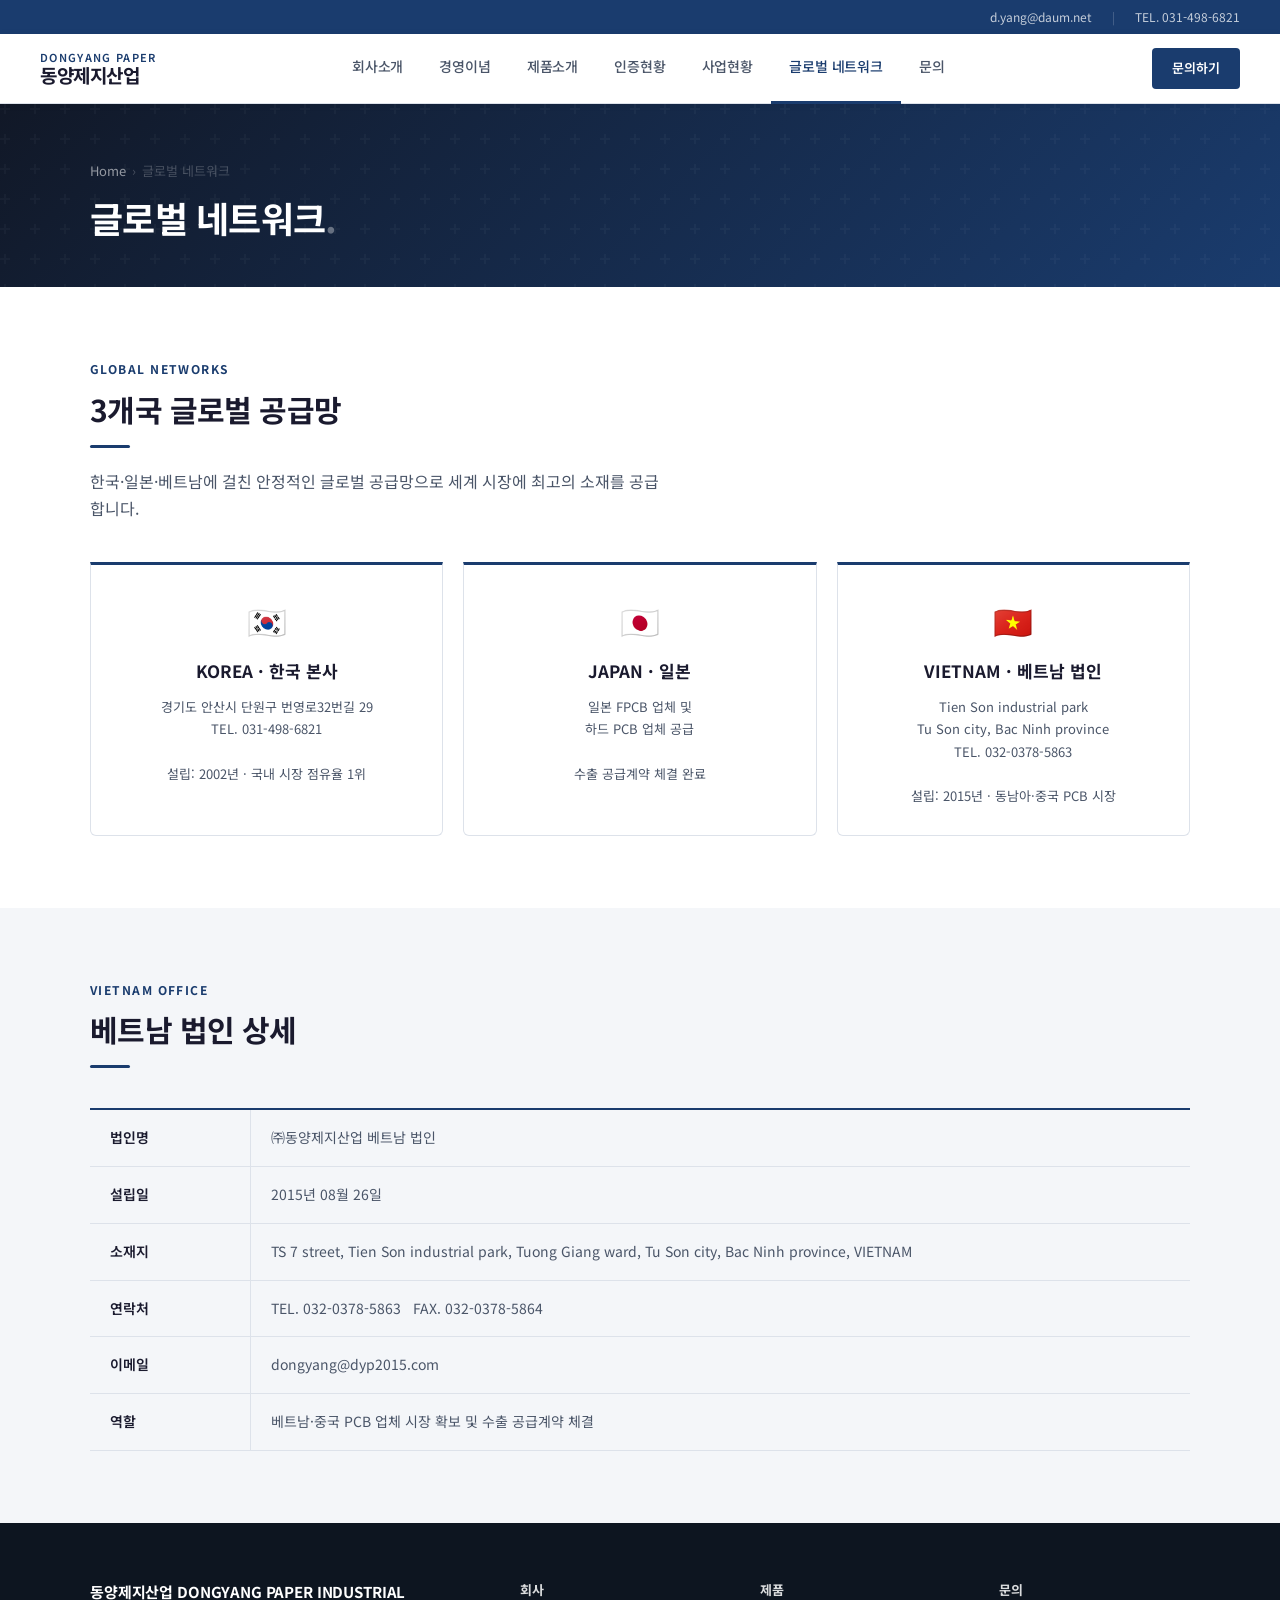
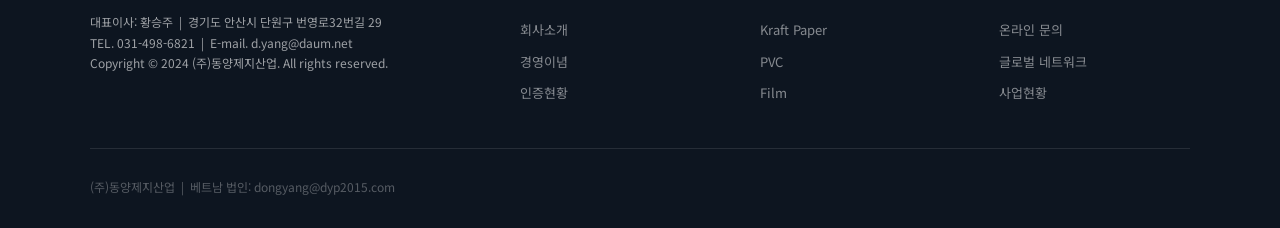
<file: networks.html>
<!DOCTYPE html>
<html lang="ko">
<head>
  <meta charset="UTF-8">
  <meta name="viewport" content="width=device-width, initial-scale=1.0">
  <title>글로벌 네트워크 — 동양제지산업</title>
  <link rel="preconnect" href="https://fonts.googleapis.com">
  <link rel="preconnect" href="https://fonts.gstatic.com" crossorigin>
  <link href="https://fonts.googleapis.com/css2?family=Noto+Sans+KR:wght@400;500;700&display=swap" rel="stylesheet">
  <link rel="stylesheet" href="style.css">
</head>
<body>
  <div class="topbar"><a href="mailto:d.yang@daum.net">d.yang@daum.net</a><span class="topbar__sep">|</span><a href="tel:031-498-6821">TEL. 031-498-6821</a></div>
  <nav class="global-nav">
    <a href="index.html" class="global-nav__logo"><span class="global-nav__logo-en">DONGYANG PAPER</span><span class="global-nav__logo-kr">동양제지산업</span></a>
    <ul class="global-nav__links">
      <li><a href="about.html">회사소개</a></li><li><a href="philosophy.html">경영이념</a></li><li><a href="products.html">제품소개</a></li><li><a href="certifications.html">인증현황</a></li><li><a href="business.html">사업현황</a></li><li><a href="networks.html">글로벌 네트워크</a></li><li><a href="contact.html">문의</a></li>
    </ul>
    <a href="contact.html" class="global-nav__contact">문의하기</a>
    <button class="global-nav__hamburger" id="hamburger" onclick="toggleMenu()" aria-label="메뉴"><span></span><span></span><span></span></button>
  </nav>
  <div class="mobile-nav" id="mobileNav">
    <a href="about.html" onclick="toggleMenu()">회사소개</a><a href="philosophy.html" onclick="toggleMenu()">경영이념</a><a href="products.html" onclick="toggleMenu()">제품소개</a><a href="certifications.html" onclick="toggleMenu()">인증현황</a><a href="business.html" onclick="toggleMenu()">사업현황</a><a href="networks.html" onclick="toggleMenu()">글로벌 네트워크</a><a href="contact.html" onclick="toggleMenu()">문의</a>
  </div>

  <div class="page-hero">
    <div class="page-hero__inner">
      <div class="page-hero__breadcrumb"><a href="index.html">Home</a><span>›</span><span>글로벌 네트워크</span></div>
      <h1 class="page-hero__headline">글로벌 네트워크</h1>
    </div>
  </div>

  <section class="section section--light">
    <div class="section__inner">
      <div class="section__header fade-up">
        <p class="section__label">Global Networks</p>
        <h2 class="section__title">3개국 글로벌 공급망</h2>
        <div class="divider"></div>
        <p class="section__sub">한국·일본·베트남에 걸친 안정적인 글로벌 공급망으로 세계 시장에 최고의 소재를 공급합니다.</p>
      </div>
      <div class="networks-grid fade-up">
        <div class="network-card">
          <div class="network-card__flag">🇰🇷</div>
          <p class="network-card__country">KOREA · 한국 본사</p>
          <p class="network-card__detail">경기도 안산시 단원구 번영로32번길 29<br>TEL. 031-498-6821<br><br>설립: 2002년 · 국내 시장 점유율 1위</p>
        </div>
        <div class="network-card">
          <div class="network-card__flag">🇯🇵</div>
          <p class="network-card__country">JAPAN · 일본</p>
          <p class="network-card__detail">일본 FPCB 업체 및<br>하드 PCB 업체 공급<br><br>수출 공급계약 체결 완료</p>
        </div>
        <div class="network-card">
          <div class="network-card__flag">🇻🇳</div>
          <p class="network-card__country">VIETNAM · 베트남 법인</p>
          <p class="network-card__detail">Tien Son industrial park<br>Tu Son city, Bac Ninh province<br>TEL. 032-0378-5863<br><br>설립: 2015년 · 동남아·중국 PCB 시장</p>
        </div>
      </div>
    </div>
  </section>

  <section class="section section--gray">
    <div class="section__inner">
      <div class="section__header fade-up">
        <p class="section__label">Vietnam Office</p>
        <h2 class="section__title">베트남 법인 상세</h2>
        <div class="divider"></div>
      </div>
      <table class="overview-table fade-up">
        <tr><th>법인명</th><td>㈜동양제지산업 베트남 법인</td></tr>
        <tr><th>설립일</th><td>2015년 08월 26일</td></tr>
        <tr><th>소재지</th><td>TS 7 street, Tien Son industrial park, Tuong Giang ward, Tu Son city, Bac Ninh province, VIETNAM</td></tr>
        <tr><th>연락처</th><td>TEL. 032-0378-5863 &nbsp; FAX. 032-0378-5864</td></tr>
        <tr><th>이메일</th><td>dongyang@dyp2015.com</td></tr>
        <tr><th>역할</th><td>베트남·중국 PCB 업체 시장 확보 및 수출 공급계약 체결</td></tr>
      </table>
    </div>
  </section>

  <footer class="footer"><div class="footer__inner"><div class="footer__top"><div><p class="footer__brand">동양제지산업 DONGYANG PAPER INDUSTRIAL</p><p class="footer__tagline">대표이사: 황승주 &nbsp;|&nbsp; 경기도 안산시 단원구 번영로32번길 29<br>TEL. 031-498-6821 &nbsp;|&nbsp; E-mail. d.yang@daum.net<br>Copyright &copy; 2024 (주)동양제지산업. All rights reserved.</p></div><div><p class="footer__col-title">회사</p><ul class="footer__links"><li><a href="about.html">회사소개</a></li><li><a href="philosophy.html">경영이념</a></li><li><a href="certifications.html">인증현황</a></li></ul></div><div><p class="footer__col-title">제품</p><ul class="footer__links"><li><a href="products.html">Kraft Paper</a></li><li><a href="products.html">PVC</a></li><li><a href="products.html">Film</a></li></ul></div><div><p class="footer__col-title">문의</p><ul class="footer__links"><li><a href="contact.html">온라인 문의</a></li><li><a href="networks.html">글로벌 네트워크</a></li><li><a href="business.html">사업현황</a></li></ul></div></div><p class="footer__legal">(주)동양제지산업 &nbsp;|&nbsp; 베트남 법인: dongyang@dyp2015.com</p></div></footer>

  <script src="nav.js"></script>
  <script>initNav('networks');</script>
</body>
</html>
</file>
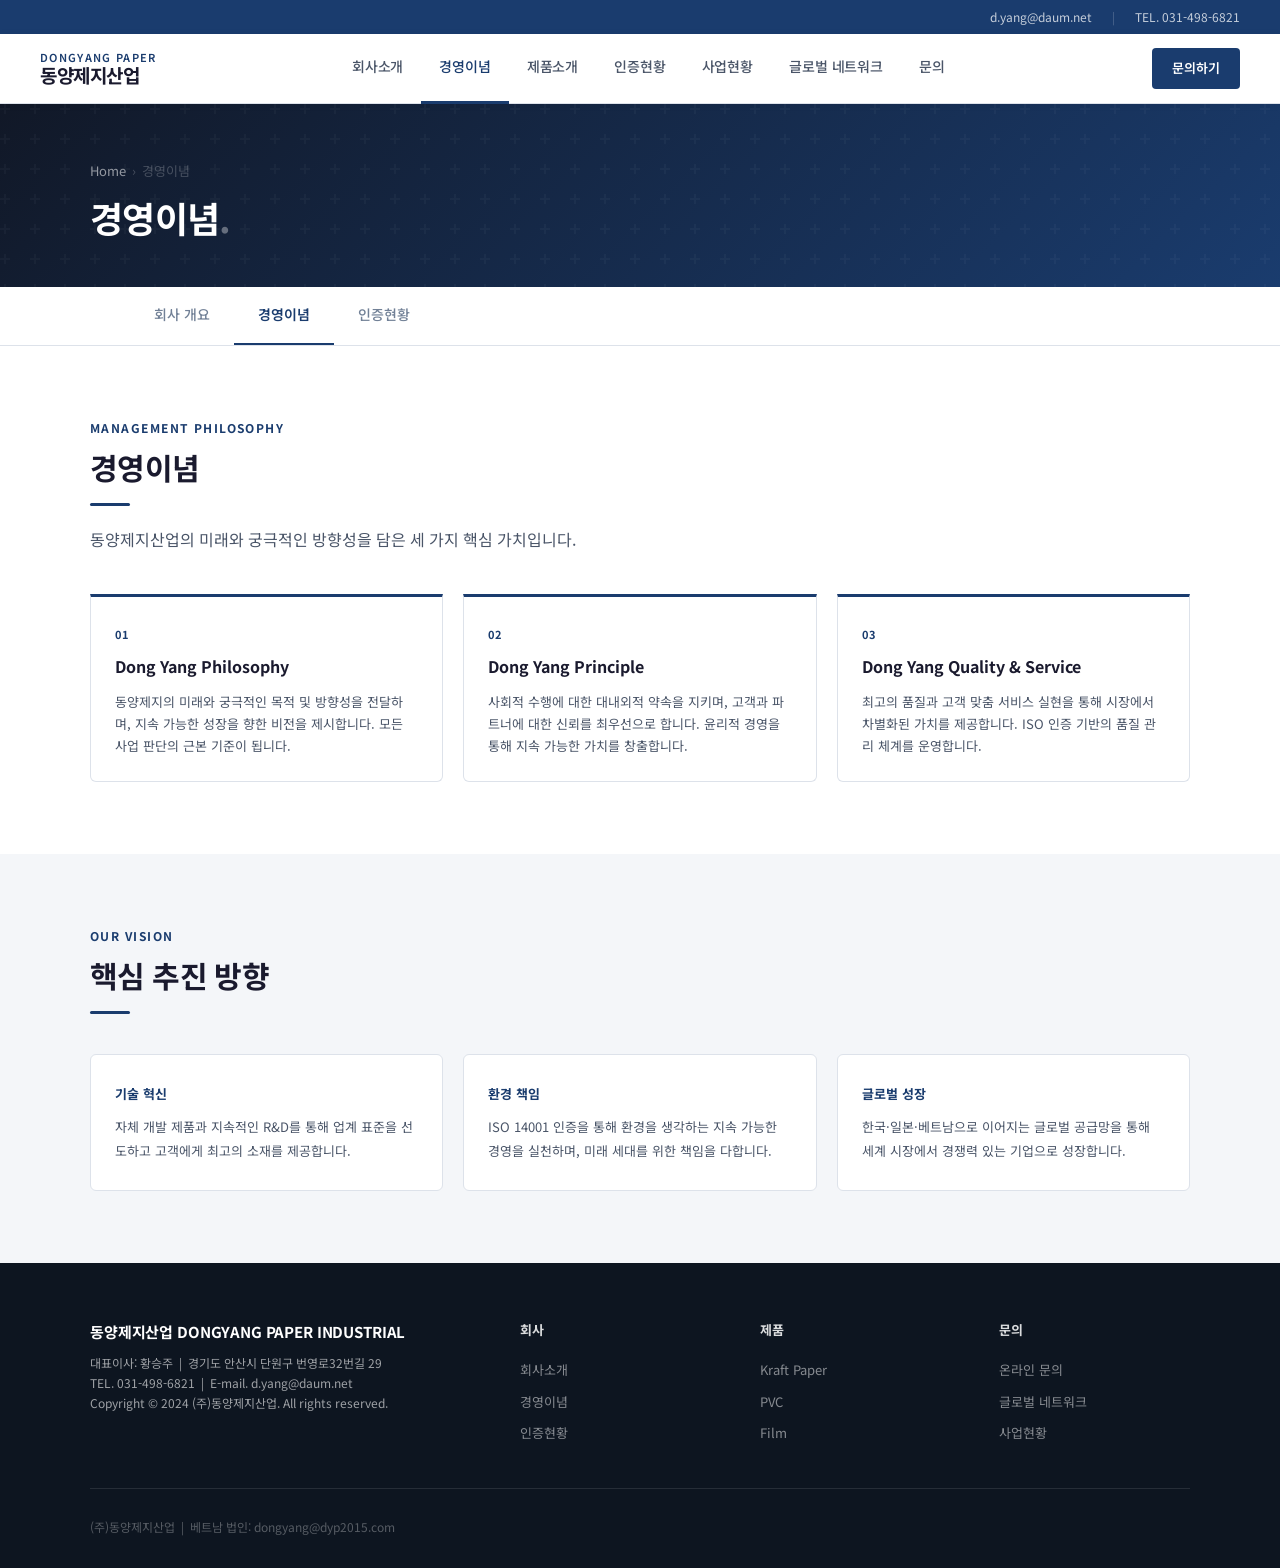
<file: philosophy.html>
<!DOCTYPE html>
<html lang="ko">
<head>
  <meta charset="UTF-8">
  <meta name="viewport" content="width=device-width, initial-scale=1.0">
  <title>경영이념 — 동양제지산업</title>
  <link rel="preconnect" href="https://fonts.googleapis.com">
  <link rel="preconnect" href="https://fonts.gstatic.com" crossorigin>
  <link href="https://fonts.googleapis.com/css2?family=Noto+Sans+KR:wght@400;500;700&display=swap" rel="stylesheet">
  <link rel="stylesheet" href="style.css">
</head>
<body>
  <div class="topbar"><a href="mailto:d.yang@daum.net">d.yang@daum.net</a><span class="topbar__sep">|</span><a href="tel:031-498-6821">TEL. 031-498-6821</a></div>
  <nav class="global-nav">
    <a href="index.html" class="global-nav__logo"><span class="global-nav__logo-en">DONGYANG PAPER</span><span class="global-nav__logo-kr">동양제지산업</span></a>
    <ul class="global-nav__links">
      <li><a href="about.html">회사소개</a></li><li><a href="philosophy.html">경영이념</a></li><li><a href="products.html">제품소개</a></li><li><a href="certifications.html">인증현황</a></li><li><a href="business.html">사업현황</a></li><li><a href="networks.html">글로벌 네트워크</a></li><li><a href="contact.html">문의</a></li>
    </ul>
    <a href="contact.html" class="global-nav__contact">문의하기</a>
    <button class="global-nav__hamburger" id="hamburger" onclick="toggleMenu()" aria-label="메뉴"><span></span><span></span><span></span></button>
  </nav>
  <div class="mobile-nav" id="mobileNav">
    <a href="about.html" onclick="toggleMenu()">회사소개</a><a href="philosophy.html" onclick="toggleMenu()">경영이념</a><a href="products.html" onclick="toggleMenu()">제품소개</a><a href="certifications.html" onclick="toggleMenu()">인증현황</a><a href="business.html" onclick="toggleMenu()">사업현황</a><a href="networks.html" onclick="toggleMenu()">글로벌 네트워크</a><a href="contact.html" onclick="toggleMenu()">문의</a>
  </div>

  <div class="page-hero">
    <div class="page-hero__inner">
      <div class="page-hero__breadcrumb"><a href="index.html">Home</a><span>›</span><span>경영이념</span></div>
      <h1 class="page-hero__headline">경영이념</h1>
    </div>
  </div>

  <div class="page-tabs">
    <div class="page-tabs__inner">
      <a href="about.html">회사 개요</a>
      <a href="philosophy.html" class="active">경영이념</a>
      <a href="certifications.html">인증현황</a>
    </div>
  </div>

  <section class="section section--light">
    <div class="section__inner">
      <div class="section__header fade-up">
        <p class="section__label">Management Philosophy</p>
        <h2 class="section__title">경영이념</h2>
        <div class="divider"></div>
        <p class="section__sub">동양제지산업의 미래와 궁극적인 방향성을 담은 세 가지 핵심 가치입니다.</p>
      </div>
      <div class="philosophy-grid fade-up">
        <div class="philosophy-card">
          <p class="philosophy-card__num">01</p>
          <p class="philosophy-card__title">Dong Yang Philosophy</p>
          <p class="philosophy-card__desc">동양제지의 미래와 궁극적인 목적 및 방향성을 전달하며, 지속 가능한 성장을 향한 비전을 제시합니다. 모든 사업 판단의 근본 기준이 됩니다.</p>
        </div>
        <div class="philosophy-card">
          <p class="philosophy-card__num">02</p>
          <p class="philosophy-card__title">Dong Yang Principle</p>
          <p class="philosophy-card__desc">사회적 수행에 대한 대내외적 약속을 지키며, 고객과 파트너에 대한 신뢰를 최우선으로 합니다. 윤리적 경영을 통해 지속 가능한 가치를 창출합니다.</p>
        </div>
        <div class="philosophy-card">
          <p class="philosophy-card__num">03</p>
          <p class="philosophy-card__title">Dong Yang Quality &amp; Service</p>
          <p class="philosophy-card__desc">최고의 품질과 고객 맞춤 서비스 실현을 통해 시장에서 차별화된 가치를 제공합니다. ISO 인증 기반의 품질 관리 체계를 운영합니다.</p>
        </div>
      </div>
    </div>
  </section>

  <section class="section section--gray">
    <div class="section__inner">
      <div class="section__header fade-up">
        <p class="section__label">Our Vision</p>
        <h2 class="section__title">핵심 추진 방향</h2>
        <div class="divider"></div>
      </div>
      <div style="display: grid; grid-template-columns: repeat(3,1fr); gap: 20px;" class="fade-up">
        <div style="background: var(--canvas); border: 1px solid var(--hairline); border-radius: 6px; padding: 28px 24px;">
          <p style="font-size: 13px; font-weight: 700; color: var(--primary); margin-bottom: 10px;">기술 혁신</p>
          <p style="font-size: 13px; color: var(--ink-sub); line-height: 1.8;">자체 개발 제품과 지속적인 R&D를 통해 업계 표준을 선도하고 고객에게 최고의 소재를 제공합니다.</p>
        </div>
        <div style="background: var(--canvas); border: 1px solid var(--hairline); border-radius: 6px; padding: 28px 24px;">
          <p style="font-size: 13px; font-weight: 700; color: var(--primary); margin-bottom: 10px;">환경 책임</p>
          <p style="font-size: 13px; color: var(--ink-sub); line-height: 1.8;">ISO 14001 인증을 통해 환경을 생각하는 지속 가능한 경영을 실천하며, 미래 세대를 위한 책임을 다합니다.</p>
        </div>
        <div style="background: var(--canvas); border: 1px solid var(--hairline); border-radius: 6px; padding: 28px 24px;">
          <p style="font-size: 13px; font-weight: 700; color: var(--primary); margin-bottom: 10px;">글로벌 성장</p>
          <p style="font-size: 13px; color: var(--ink-sub); line-height: 1.8;">한국·일본·베트남으로 이어지는 글로벌 공급망을 통해 세계 시장에서 경쟁력 있는 기업으로 성장합니다.</p>
        </div>
      </div>
    </div>
  </section>

  <footer class="footer"><div class="footer__inner"><div class="footer__top"><div><p class="footer__brand">동양제지산업 DONGYANG PAPER INDUSTRIAL</p><p class="footer__tagline">대표이사: 황승주 &nbsp;|&nbsp; 경기도 안산시 단원구 번영로32번길 29<br>TEL. 031-498-6821 &nbsp;|&nbsp; E-mail. d.yang@daum.net<br>Copyright &copy; 2024 (주)동양제지산업. All rights reserved.</p></div><div><p class="footer__col-title">회사</p><ul class="footer__links"><li><a href="about.html">회사소개</a></li><li><a href="philosophy.html">경영이념</a></li><li><a href="certifications.html">인증현황</a></li></ul></div><div><p class="footer__col-title">제품</p><ul class="footer__links"><li><a href="products.html">Kraft Paper</a></li><li><a href="products.html">PVC</a></li><li><a href="products.html">Film</a></li></ul></div><div><p class="footer__col-title">문의</p><ul class="footer__links"><li><a href="contact.html">온라인 문의</a></li><li><a href="networks.html">글로벌 네트워크</a></li><li><a href="business.html">사업현황</a></li></ul></div></div><p class="footer__legal">(주)동양제지산업 &nbsp;|&nbsp; 베트남 법인: dongyang@dyp2015.com</p></div></footer>

  <script src="nav.js"></script>
  <script>initNav('philosophy');</script>
</body>
</html>
</file>
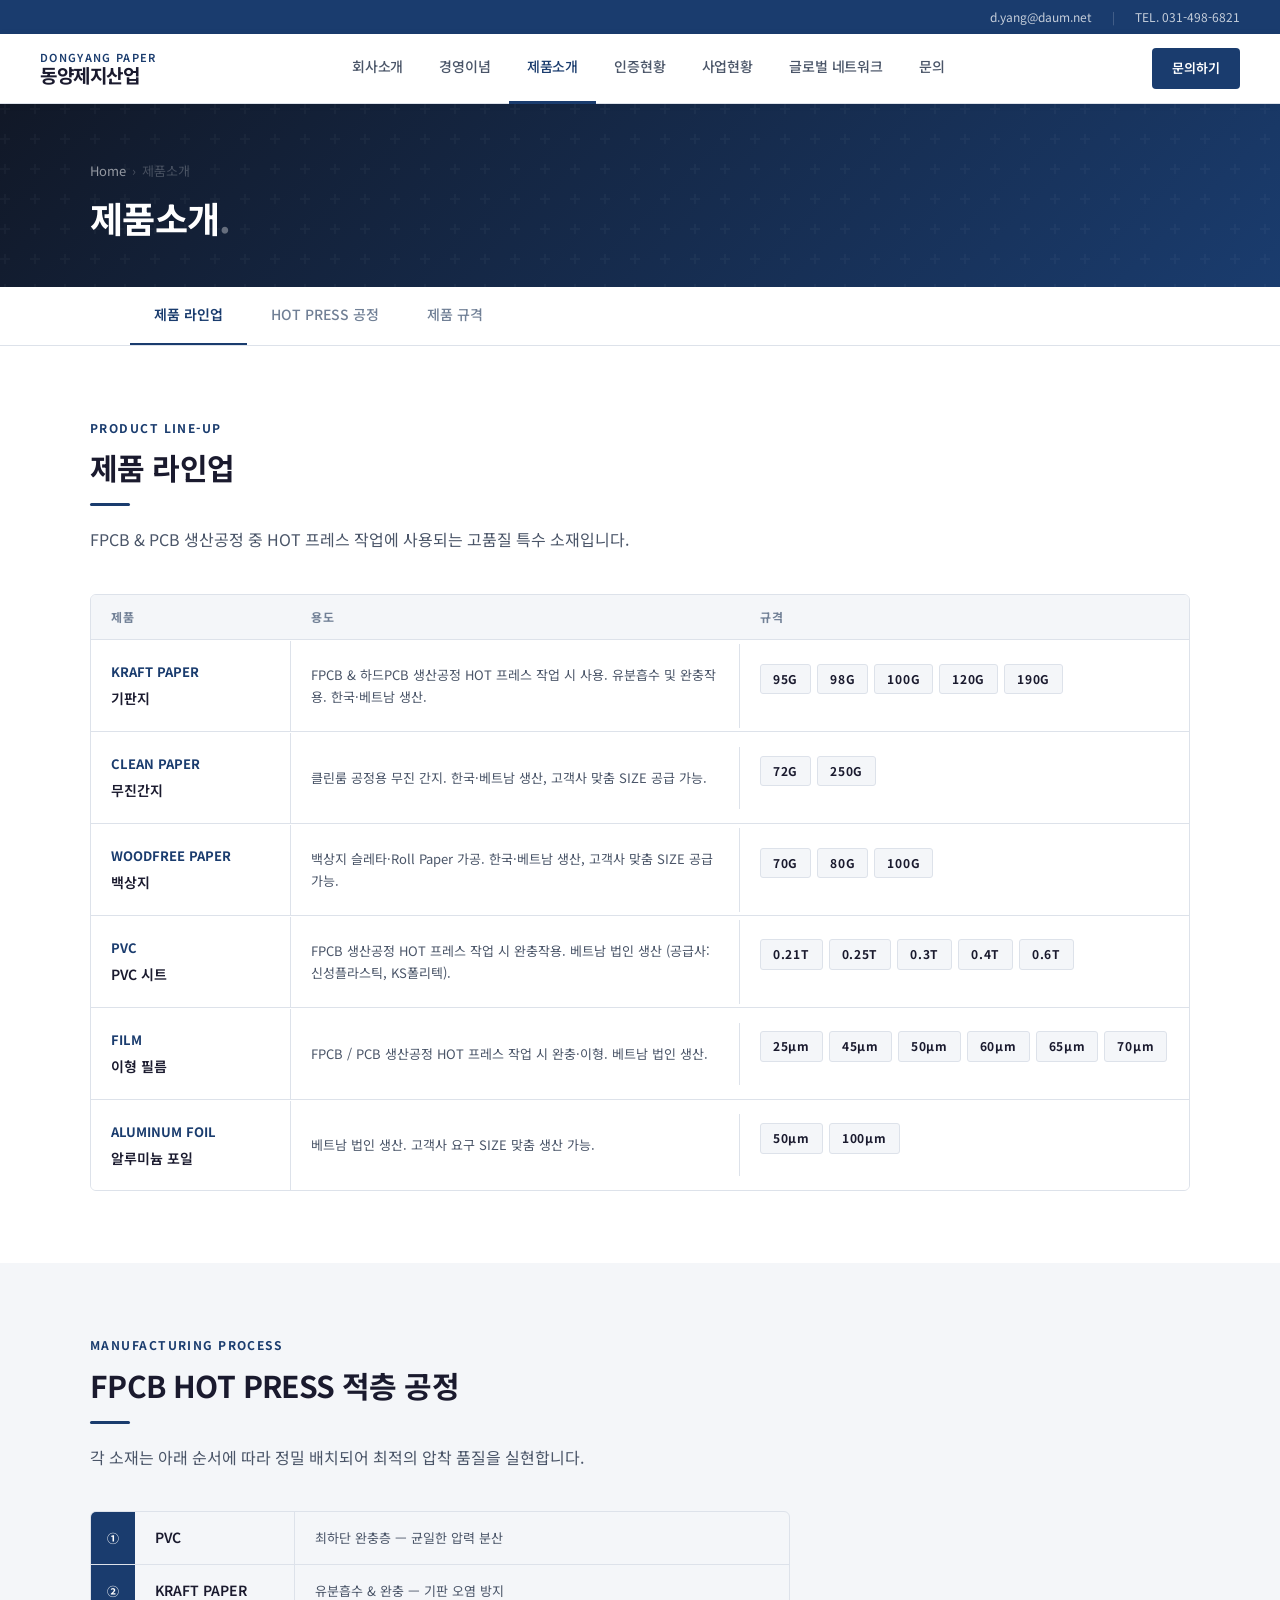
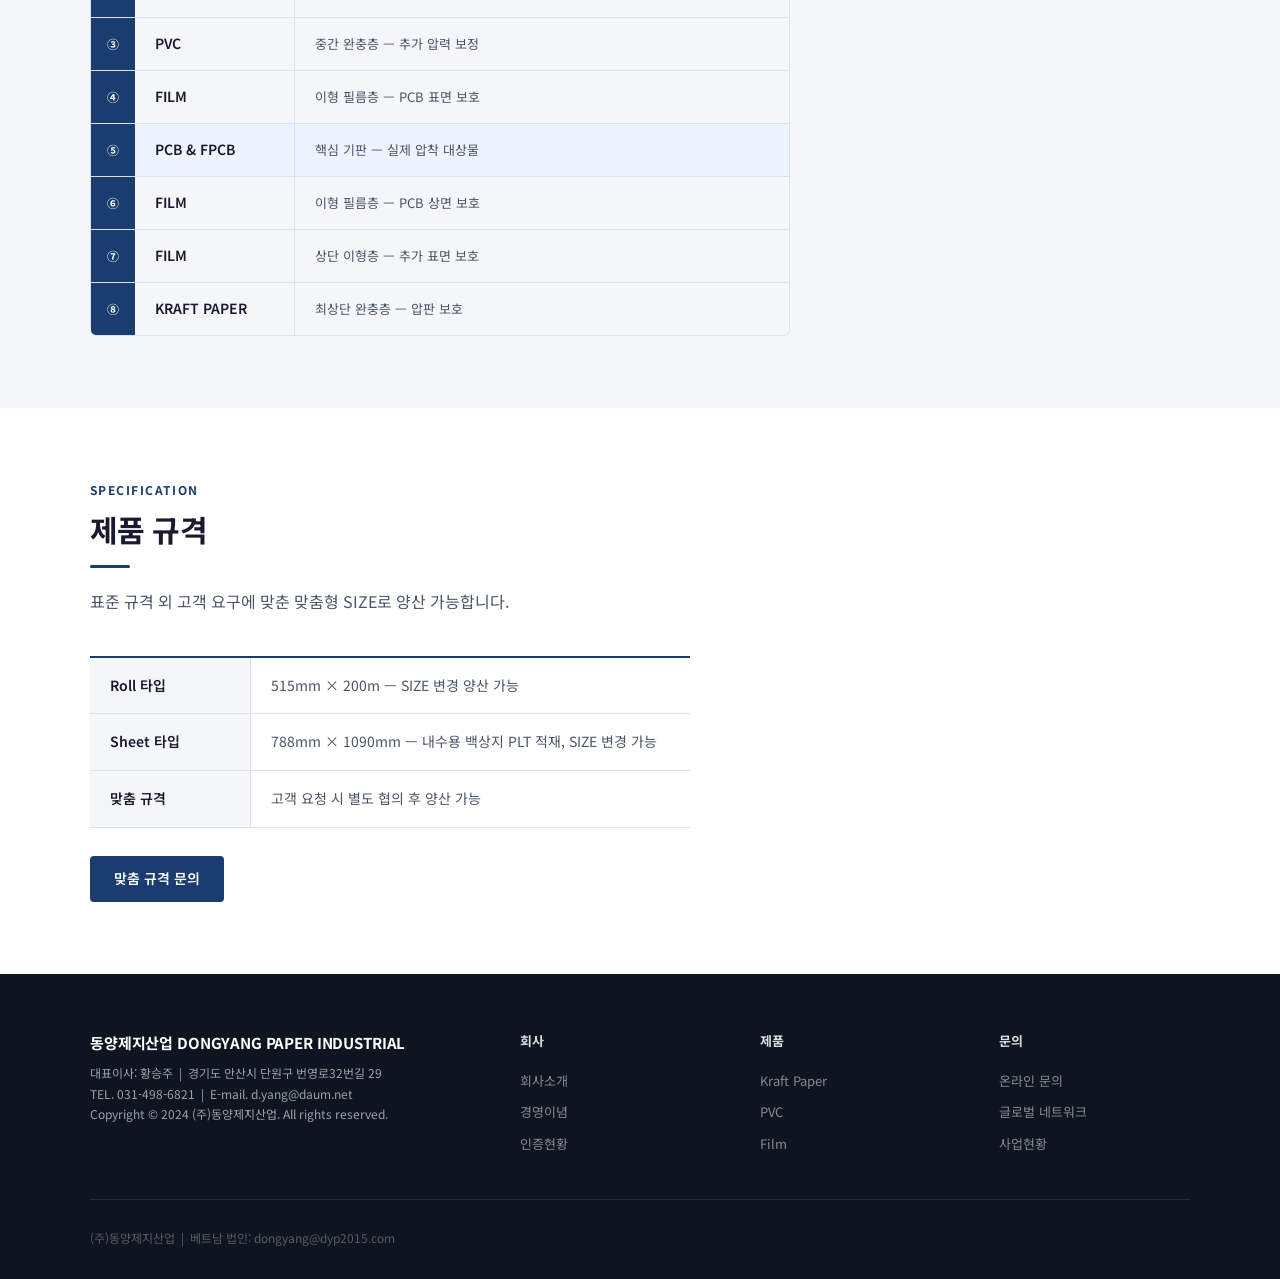
<file: products.html>
<!DOCTYPE html>
<html lang="ko">
<head>
  <meta charset="UTF-8">
  <meta name="viewport" content="width=device-width, initial-scale=1.0">
  <title>제품소개 — 동양제지산업</title>
  <link rel="preconnect" href="https://fonts.googleapis.com">
  <link rel="preconnect" href="https://fonts.gstatic.com" crossorigin>
  <link href="https://fonts.googleapis.com/css2?family=Noto+Sans+KR:wght@400;500;700&display=swap" rel="stylesheet">
  <link rel="stylesheet" href="style.css">
</head>
<body>
  <div class="topbar"><a href="mailto:d.yang@daum.net">d.yang@daum.net</a><span class="topbar__sep">|</span><a href="tel:031-498-6821">TEL. 031-498-6821</a></div>
  <nav class="global-nav">
    <a href="index.html" class="global-nav__logo"><span class="global-nav__logo-en">DONGYANG PAPER</span><span class="global-nav__logo-kr">동양제지산업</span></a>
    <ul class="global-nav__links">
      <li><a href="about.html">회사소개</a></li><li><a href="philosophy.html">경영이념</a></li><li><a href="products.html">제품소개</a></li><li><a href="certifications.html">인증현황</a></li><li><a href="business.html">사업현황</a></li><li><a href="networks.html">글로벌 네트워크</a></li><li><a href="contact.html">문의</a></li>
    </ul>
    <a href="contact.html" class="global-nav__contact">문의하기</a>
    <button class="global-nav__hamburger" id="hamburger" onclick="toggleMenu()" aria-label="메뉴"><span></span><span></span><span></span></button>
  </nav>
  <div class="mobile-nav" id="mobileNav">
    <a href="about.html" onclick="toggleMenu()">회사소개</a><a href="philosophy.html" onclick="toggleMenu()">경영이념</a><a href="products.html" onclick="toggleMenu()">제품소개</a><a href="certifications.html" onclick="toggleMenu()">인증현황</a><a href="business.html" onclick="toggleMenu()">사업현황</a><a href="networks.html" onclick="toggleMenu()">글로벌 네트워크</a><a href="contact.html" onclick="toggleMenu()">문의</a>
  </div>

  <div class="page-hero">
    <div class="page-hero__inner">
      <div class="page-hero__breadcrumb"><a href="index.html">Home</a><span>›</span><span>제품소개</span></div>
      <h1 class="page-hero__headline">제품소개</h1>
    </div>
  </div>

  <div class="page-tabs">
    <div class="page-tabs__inner">
      <a href="products.html" class="active">제품 라인업</a>
      <a href="products.html#process">HOT PRESS 공정</a>
      <a href="products.html#spec">제품 규격</a>
    </div>
  </div>

  <section class="section section--light" id="lineup">
    <div class="section__inner">
      <div class="section__header fade-up">
        <p class="section__label">Product Line-up</p>
        <h2 class="section__title">제품 라인업</h2>
        <div class="divider"></div>
        <p class="section__sub">FPCB &amp; PCB 생산공정 중 HOT 프레스 작업에 사용되는 고품질 특수 소재입니다.</p>
      </div>

      <div style="display: flex; flex-direction: column; gap: 1px; border: 1px solid var(--hairline); border-radius: 6px; overflow: hidden;" class="fade-up">
        <div style="display: grid; grid-template-columns: 200px 1fr 1fr; background: var(--canvas-light); border-bottom: 1px solid var(--hairline);">
          <div style="padding: 12px 20px; font-size: 12px; font-weight: 700; color: var(--ink-muted); text-transform: uppercase; letter-spacing: 0.08em;">제품</div>
          <div style="padding: 12px 20px; font-size: 12px; font-weight: 700; color: var(--ink-muted); text-transform: uppercase; letter-spacing: 0.08em;">용도</div>
          <div style="padding: 12px 20px; font-size: 12px; font-weight: 700; color: var(--ink-muted); text-transform: uppercase; letter-spacing: 0.08em;">규격</div>
        </div>
        <div style="display: grid; grid-template-columns: 200px 1fr 1fr; background: var(--canvas); border-bottom: 1px solid var(--hairline); align-items: center;">
          <div style="padding: 20px; border-right: 1px solid var(--hairline);">
            <p style="font-size: 13px; font-weight: 700; color: var(--primary); margin-bottom: 4px;">KRAFT PAPER</p>
            <p style="font-size: 14px; font-weight: 600; color: var(--ink);">기판지</p>
          </div>
          <div style="padding: 20px; border-right: 1px solid var(--hairline); font-size: 13px; color: var(--ink-sub); line-height: 1.7;">FPCB &amp; 하드PCB 생산공정 HOT 프레스 작업 시 사용. 유분흡수 및 완충작용. 한국·베트남 생산.</div>
          <div style="padding: 20px; display: flex; flex-wrap: wrap; gap: 6px; align-items: center;">
            <span class="cert-card__badge" style="background: var(--canvas-light); color: var(--ink); border: 1px solid var(--hairline); font-size: 12px;">95G</span>
            <span class="cert-card__badge" style="background: var(--canvas-light); color: var(--ink); border: 1px solid var(--hairline); font-size: 12px;">98G</span>
            <span class="cert-card__badge" style="background: var(--canvas-light); color: var(--ink); border: 1px solid var(--hairline); font-size: 12px;">100G</span>
            <span class="cert-card__badge" style="background: var(--canvas-light); color: var(--ink); border: 1px solid var(--hairline); font-size: 12px;">120G</span>
            <span class="cert-card__badge" style="background: var(--canvas-light); color: var(--ink); border: 1px solid var(--hairline); font-size: 12px;">190G</span>
          </div>
        </div>
        <div style="display: grid; grid-template-columns: 200px 1fr 1fr; background: var(--canvas); border-bottom: 1px solid var(--hairline); align-items: center;">
          <div style="padding: 20px; border-right: 1px solid var(--hairline);">
            <p style="font-size: 13px; font-weight: 700; color: var(--primary); margin-bottom: 4px;">CLEAN PAPER</p>
            <p style="font-size: 14px; font-weight: 600; color: var(--ink);">무진간지</p>
          </div>
          <div style="padding: 20px; border-right: 1px solid var(--hairline); font-size: 13px; color: var(--ink-sub); line-height: 1.7;">클린룸 공정용 무진 간지. 한국·베트남 생산, 고객사 맞춤 SIZE 공급 가능.</div>
          <div style="padding: 20px; display: flex; flex-wrap: wrap; gap: 6px; align-items: center;">
            <span class="cert-card__badge" style="background: var(--canvas-light); color: var(--ink); border: 1px solid var(--hairline); font-size: 12px;">72G</span>
            <span class="cert-card__badge" style="background: var(--canvas-light); color: var(--ink); border: 1px solid var(--hairline); font-size: 12px;">250G</span>
          </div>
        </div>
        <div style="display: grid; grid-template-columns: 200px 1fr 1fr; background: var(--canvas); border-bottom: 1px solid var(--hairline); align-items: center;">
          <div style="padding: 20px; border-right: 1px solid var(--hairline);">
            <p style="font-size: 13px; font-weight: 700; color: var(--primary); margin-bottom: 4px;">WOODFREE PAPER</p>
            <p style="font-size: 14px; font-weight: 600; color: var(--ink);">백상지</p>
          </div>
          <div style="padding: 20px; border-right: 1px solid var(--hairline); font-size: 13px; color: var(--ink-sub); line-height: 1.7;">백상지 슬레타·Roll Paper 가공. 한국·베트남 생산, 고객사 맞춤 SIZE 공급 가능.</div>
          <div style="padding: 20px; display: flex; flex-wrap: wrap; gap: 6px; align-items: center;">
            <span class="cert-card__badge" style="background: var(--canvas-light); color: var(--ink); border: 1px solid var(--hairline); font-size: 12px;">70G</span>
            <span class="cert-card__badge" style="background: var(--canvas-light); color: var(--ink); border: 1px solid var(--hairline); font-size: 12px;">80G</span>
            <span class="cert-card__badge" style="background: var(--canvas-light); color: var(--ink); border: 1px solid var(--hairline); font-size: 12px;">100G</span>
          </div>
        </div>
        <div style="display: grid; grid-template-columns: 200px 1fr 1fr; background: var(--canvas); border-bottom: 1px solid var(--hairline); align-items: center;">
          <div style="padding: 20px; border-right: 1px solid var(--hairline);">
            <p style="font-size: 13px; font-weight: 700; color: var(--primary); margin-bottom: 4px;">PVC</p>
            <p style="font-size: 14px; font-weight: 600; color: var(--ink);">PVC 시트</p>
          </div>
          <div style="padding: 20px; border-right: 1px solid var(--hairline); font-size: 13px; color: var(--ink-sub); line-height: 1.7;">FPCB 생산공정 HOT 프레스 작업 시 완충작용. 베트남 법인 생산 (공급사: 신성플라스틱, KS폴리텍).</div>
          <div style="padding: 20px; display: flex; flex-wrap: wrap; gap: 6px; align-items: center;">
            <span class="cert-card__badge" style="background: var(--canvas-light); color: var(--ink); border: 1px solid var(--hairline); font-size: 12px;">0.21T</span>
            <span class="cert-card__badge" style="background: var(--canvas-light); color: var(--ink); border: 1px solid var(--hairline); font-size: 12px;">0.25T</span>
            <span class="cert-card__badge" style="background: var(--canvas-light); color: var(--ink); border: 1px solid var(--hairline); font-size: 12px;">0.3T</span>
            <span class="cert-card__badge" style="background: var(--canvas-light); color: var(--ink); border: 1px solid var(--hairline); font-size: 12px;">0.4T</span>
            <span class="cert-card__badge" style="background: var(--canvas-light); color: var(--ink); border: 1px solid var(--hairline); font-size: 12px;">0.6T</span>
          </div>
        </div>
        <div style="display: grid; grid-template-columns: 200px 1fr 1fr; background: var(--canvas); border-bottom: 1px solid var(--hairline); align-items: center;">
          <div style="padding: 20px; border-right: 1px solid var(--hairline);">
            <p style="font-size: 13px; font-weight: 700; color: var(--primary); margin-bottom: 4px;">FILM</p>
            <p style="font-size: 14px; font-weight: 600; color: var(--ink);">이형 필름</p>
          </div>
          <div style="padding: 20px; border-right: 1px solid var(--hairline); font-size: 13px; color: var(--ink-sub); line-height: 1.7;">FPCB / PCB 생산공정 HOT 프레스 작업 시 완충·이형. 베트남 법인 생산.</div>
          <div style="padding: 20px; display: flex; flex-wrap: wrap; gap: 6px; align-items: center;">
            <span class="cert-card__badge" style="background: var(--canvas-light); color: var(--ink); border: 1px solid var(--hairline); font-size: 12px;">25μm</span>
            <span class="cert-card__badge" style="background: var(--canvas-light); color: var(--ink); border: 1px solid var(--hairline); font-size: 12px;">45μm</span>
            <span class="cert-card__badge" style="background: var(--canvas-light); color: var(--ink); border: 1px solid var(--hairline); font-size: 12px;">50μm</span>
            <span class="cert-card__badge" style="background: var(--canvas-light); color: var(--ink); border: 1px solid var(--hairline); font-size: 12px;">60μm</span>
            <span class="cert-card__badge" style="background: var(--canvas-light); color: var(--ink); border: 1px solid var(--hairline); font-size: 12px;">65μm</span>
            <span class="cert-card__badge" style="background: var(--canvas-light); color: var(--ink); border: 1px solid var(--hairline); font-size: 12px;">70μm</span>
          </div>
        </div>
        <div style="display: grid; grid-template-columns: 200px 1fr 1fr; background: var(--canvas); align-items: center;">
          <div style="padding: 20px; border-right: 1px solid var(--hairline);">
            <p style="font-size: 13px; font-weight: 700; color: var(--primary); margin-bottom: 4px;">ALUMINUM FOIL</p>
            <p style="font-size: 14px; font-weight: 600; color: var(--ink);">알루미늄 포일</p>
          </div>
          <div style="padding: 20px; border-right: 1px solid var(--hairline); font-size: 13px; color: var(--ink-sub); line-height: 1.7;">베트남 법인 생산. 고객사 요구 SIZE 맞춤 생산 가능.</div>
          <div style="padding: 20px; display: flex; flex-wrap: wrap; gap: 6px; align-items: center;">
            <span class="cert-card__badge" style="background: var(--canvas-light); color: var(--ink); border: 1px solid var(--hairline); font-size: 12px;">50μm</span>
            <span class="cert-card__badge" style="background: var(--canvas-light); color: var(--ink); border: 1px solid var(--hairline); font-size: 12px;">100μm</span>
          </div>
        </div>
      </div>
    </div>
  </section>

  <section class="section section--gray" id="process">
    <div class="section__inner">
      <div class="section__header fade-up">
        <p class="section__label">Manufacturing Process</p>
        <h2 class="section__title">FPCB HOT PRESS 적층 공정</h2>
        <div class="divider"></div>
        <p class="section__sub">각 소재는 아래 순서에 따라 정밀 배치되어 최적의 압착 품질을 실현합니다.</p>
      </div>
      <div class="process-wrap fade-up" style="max-width: 700px;">
        <div class="process-step"><div class="process-step__num">①</div><div class="process-step__title">PVC</div><div class="process-step__desc">최하단 완충층 — 균일한 압력 분산</div></div>
        <div class="process-step"><div class="process-step__num">②</div><div class="process-step__title">KRAFT PAPER</div><div class="process-step__desc">유분흡수 &amp; 완충 — 기판 오염 방지</div></div>
        <div class="process-step"><div class="process-step__num">③</div><div class="process-step__title">PVC</div><div class="process-step__desc">중간 완충층 — 추가 압력 보정</div></div>
        <div class="process-step"><div class="process-step__num">④</div><div class="process-step__title">FILM</div><div class="process-step__desc">이형 필름층 — PCB 표면 보호</div></div>
        <div class="process-step process-step--highlight"><div class="process-step__num">⑤</div><div class="process-step__title">PCB &amp; FPCB</div><div class="process-step__desc">핵심 기판 — 실제 압착 대상물</div></div>
        <div class="process-step"><div class="process-step__num">⑥</div><div class="process-step__title">FILM</div><div class="process-step__desc">이형 필름층 — PCB 상면 보호</div></div>
        <div class="process-step"><div class="process-step__num">⑦</div><div class="process-step__title">FILM</div><div class="process-step__desc">상단 이형층 — 추가 표면 보호</div></div>
        <div class="process-step"><div class="process-step__num">⑧</div><div class="process-step__title">KRAFT PAPER</div><div class="process-step__desc">최상단 완충층 — 압판 보호</div></div>
      </div>
    </div>
  </section>

  <section class="section section--light" id="spec">
    <div class="section__inner">
      <div class="section__header fade-up">
        <p class="section__label">Specification</p>
        <h2 class="section__title">제품 규격</h2>
        <div class="divider"></div>
        <p class="section__sub">표준 규격 외 고객 요구에 맞춘 맞춤형 SIZE로 양산 가능합니다.</p>
      </div>
      <table class="overview-table fade-up" style="max-width: 600px;">
        <tr><th>Roll 타입</th><td>515mm × 200m — SIZE 변경 양산 가능</td></tr>
        <tr><th>Sheet 타입</th><td>788mm × 1090mm — 내수용 백상지 PLT 적재, SIZE 변경 가능</td></tr>
        <tr><th>맞춤 규격</th><td>고객 요청 시 별도 협의 후 양산 가능</td></tr>
      </table>
      <div style="margin-top: 28px;" class="fade-up">
        <a href="contact.html" class="btn btn--primary">맞춤 규격 문의</a>
      </div>
    </div>
  </section>

  <footer class="footer"><div class="footer__inner"><div class="footer__top"><div><p class="footer__brand">동양제지산업 DONGYANG PAPER INDUSTRIAL</p><p class="footer__tagline">대표이사: 황승주 &nbsp;|&nbsp; 경기도 안산시 단원구 번영로32번길 29<br>TEL. 031-498-6821 &nbsp;|&nbsp; E-mail. d.yang@daum.net<br>Copyright &copy; 2024 (주)동양제지산업. All rights reserved.</p></div><div><p class="footer__col-title">회사</p><ul class="footer__links"><li><a href="about.html">회사소개</a></li><li><a href="philosophy.html">경영이념</a></li><li><a href="certifications.html">인증현황</a></li></ul></div><div><p class="footer__col-title">제품</p><ul class="footer__links"><li><a href="products.html">Kraft Paper</a></li><li><a href="products.html">PVC</a></li><li><a href="products.html">Film</a></li></ul></div><div><p class="footer__col-title">문의</p><ul class="footer__links"><li><a href="contact.html">온라인 문의</a></li><li><a href="networks.html">글로벌 네트워크</a></li><li><a href="business.html">사업현황</a></li></ul></div></div><p class="footer__legal">(주)동양제지산업 &nbsp;|&nbsp; 베트남 법인: dongyang@dyp2015.com</p></div></footer>

  <script src="nav.js"></script>
  <script>initNav('products');</script>
</body>
</html>
</file>
<file: style.css>
*, *::before, *::after { box-sizing: border-box; margin: 0; padding: 0; }

:root {
  --primary:       #1a3c6e;
  --primary-hover: #15326099;
  --accent:        #1a3c6e;
  --canvas:        #ffffff;
  --canvas-light:  #f4f6f9;
  --canvas-mid:    #edf0f5;
  --ink:           #1a1a2e;
  --ink-sub:       #4a5568;
  --ink-muted:     #718096;
  --hairline:      #dde2ea;
  --dark-bg:       #111827;
  --dark-bg-2:     #1f2937;
}

html { scroll-behavior: smooth; }

body {
  font-family: 'Noto Sans KR', 'Apple SD Gothic Neo', system-ui, -apple-system, sans-serif;
  font-size: 16px;
  font-weight: 400;
  line-height: 1.7;
  color: var(--ink);
  background: var(--canvas);
  -webkit-font-smoothing: antialiased;
}

/* ── Top info bar ── */
.topbar {
  background: var(--primary);
  color: rgba(255,255,255,0.75);
  font-size: 12px;
  padding: 0 40px;
  height: 34px;
  display: flex;
  align-items: center;
  justify-content: flex-end;
  gap: 20px;
}
.topbar a { color: rgba(255,255,255,0.75); text-decoration: none; }
.topbar a:hover { color: #fff; }
.topbar__sep { opacity: 0.3; }

/* ── Global Nav ── */
.global-nav {
  position: sticky;
  top: 0;
  left: 0; right: 0;
  height: 70px;
  background: var(--canvas);
  border-bottom: 1px solid var(--hairline);
  display: flex;
  align-items: center;
  justify-content: space-between;
  padding: 0 40px;
  z-index: 1000;
  box-shadow: 0 1px 8px rgba(0,0,0,0.06);
}
.global-nav__logo {
  display: flex;
  flex-direction: column;
  text-decoration: none;
  line-height: 1.2;
}
.global-nav__logo-en {
  font-size: 11px;
  font-weight: 600;
  letter-spacing: 0.12em;
  text-transform: uppercase;
  color: var(--primary);
}
.global-nav__logo-kr {
  font-size: 19px;
  font-weight: 700;
  color: var(--ink);
  letter-spacing: -0.02em;
}
.global-nav__links {
  display: flex;
  gap: 0;
  list-style: none;
  height: 70px;
  align-items: center;
}
.global-nav__links li { height: 100%; }
.global-nav__links a {
  display: flex;
  align-items: center;
  height: 100%;
  padding: 0 18px;
  font-size: 14px;
  font-weight: 500;
  color: var(--ink-sub);
  text-decoration: none;
  letter-spacing: -0.01em;
  border-bottom: 3px solid transparent;
  transition: color 0.15s, border-color 0.15s;
  white-space: nowrap;
}
.global-nav__links a:hover,
.global-nav__links a.active {
  color: var(--primary);
  border-bottom-color: var(--primary);
}
.global-nav__contact {
  display: inline-flex;
  align-items: center;
  background: var(--primary);
  color: #fff;
  font-size: 13px;
  font-weight: 600;
  padding: 9px 20px;
  border-radius: 4px;
  text-decoration: none;
  white-space: nowrap;
  transition: background 0.15s;
  margin-left: 12px;
}
.global-nav__contact:hover { background: #15326e; }

.global-nav__hamburger {
  display: none;
  flex-direction: column;
  gap: 5px;
  cursor: pointer;
  padding: 6px;
  background: none;
  border: none;
}
.global-nav__hamburger span {
  display: block;
  width: 22px;
  height: 2px;
  background: var(--ink);
  border-radius: 2px;
  transition: all 0.3s;
}
.global-nav__hamburger.open span:nth-child(1) { transform: rotate(45deg) translate(5px, 5px); }
.global-nav__hamburger.open span:nth-child(2) { opacity: 0; }
.global-nav__hamburger.open span:nth-child(3) { transform: rotate(-45deg) translate(5px, -5px); }

.mobile-nav {
  display: none;
  position: fixed;
  top: 70px; left: 0; right: 0;
  background: var(--canvas);
  border-bottom: 1px solid var(--hairline);
  z-index: 999;
  flex-direction: column;
  box-shadow: 0 4px 16px rgba(0,0,0,0.1);
}
.mobile-nav.open { display: flex; }
.mobile-nav a {
  font-size: 15px;
  font-weight: 500;
  color: var(--ink);
  text-decoration: none;
  padding: 14px 28px;
  border-bottom: 1px solid var(--hairline);
  transition: background 0.15s, color 0.15s;
}
.mobile-nav a:last-child { border-bottom: none; }
.mobile-nav a:hover, .mobile-nav a.active { background: var(--canvas-light); color: var(--primary); }

/* ── Page hero (sub pages) ── */
.page-hero {
  background: linear-gradient(135deg, #111827 0%, #1a3c6e 100%);
  padding: 56px 40px 48px;
  position: relative;
  overflow: hidden;
}
.page-hero::before {
  content: '';
  position: absolute;
  inset: 0;
  background: url("data:image/svg+xml,%3Csvg width='60' height='60' viewBox='0 0 60 60' xmlns='http://www.w3.org/2000/svg'%3E%3Cg fill='none' fill-rule='evenodd'%3E%3Cg fill='%23ffffff' fill-opacity='0.03'%3E%3Cpath d='M36 34v-4h-2v4h-4v2h4v4h2v-4h4v-2h-4zm0-30V0h-2v4h-4v2h4v4h2V6h4V4h-4zM6 34v-4H4v4H0v2h4v4h2v-4h4v-2H6zM6 4V0H4v4H0v2h4v4h2V6h4V4H6z'/%3E%3C/g%3E%3C/g%3E%3C/svg%3E");
}
.page-hero__inner {
  max-width: 1100px;
  margin: 0 auto;
  position: relative;
}
.page-hero__breadcrumb {
  font-size: 13px;
  color: rgba(255,255,255,0.55);
  margin-bottom: 14px;
  display: flex;
  align-items: center;
  gap: 6px;
}
.page-hero__breadcrumb a { color: rgba(255,255,255,0.55); text-decoration: none; }
.page-hero__breadcrumb a:hover { color: #fff; }
.page-hero__breadcrumb span { opacity: 0.4; }
.page-hero__headline {
  font-size: 36px;
  font-weight: 700;
  color: #ffffff;
  letter-spacing: -0.02em;
  line-height: 1.2;
}
.page-hero__headline::after {
  content: '.';
  color: rgba(255,255,255,0.35);
}

/* ── Page tab nav ── */
.page-tabs {
  background: var(--canvas);
  border-bottom: 1px solid var(--hairline);
  position: sticky;
  top: 70px;
  z-index: 900;
}
.page-tabs__inner {
  max-width: 1100px;
  margin: 0 auto;
  padding: 0 40px;
  display: flex;
  gap: 0;
}
.page-tabs a {
  font-size: 14px;
  font-weight: 500;
  color: var(--ink-muted);
  text-decoration: none;
  padding: 16px 24px;
  border-bottom: 2px solid transparent;
  transition: color 0.15s, border-color 0.15s;
  white-space: nowrap;
}
.page-tabs a:hover { color: var(--primary); }
.page-tabs a.active { color: var(--primary); border-bottom-color: var(--primary); font-weight: 600; }

/* ── Content wrapper ── */
.content-wrap {
  max-width: 1100px;
  margin: 0 auto;
  padding: 56px 40px;
}

/* ── Section ── */
.section {
  padding: 72px 40px;
}
.section__inner {
  max-width: 1100px;
  margin: 0 auto;
}
.section--light { background: var(--canvas); }
.section--gray  { background: var(--canvas-light); }
.section--mid   { background: var(--canvas-mid); }
.section--dark  { background: var(--dark-bg); }
.section--dark-2 { background: var(--dark-bg-2); }

.section__label {
  font-size: 12px;
  font-weight: 700;
  letter-spacing: 0.12em;
  text-transform: uppercase;
  color: var(--primary);
  margin-bottom: 10px;
}
.section--dark .section__label { color: #6ea8ff; }
.section__title {
  font-size: 30px;
  font-weight: 700;
  letter-spacing: -0.02em;
  color: var(--ink);
  line-height: 1.3;
  margin-bottom: 12px;
}
.section--dark .section__title { color: #fff; }
.section__sub {
  font-size: 16px;
  font-weight: 400;
  color: var(--ink-sub);
  line-height: 1.7;
  max-width: 580px;
  margin-bottom: 0;
}
.section--dark .section__sub { color: rgba(255,255,255,0.6); }
.section__header {
  margin-bottom: 40px;
}
.section__header--center { text-align: center; }
.section__header--center .section__sub { margin-left: auto; margin-right: auto; }

/* ── Divider ── */
.divider { width: 40px; height: 3px; background: var(--primary); margin: 16px 0 20px; border-radius: 2px; }
.section__header--center .divider { margin: 16px auto 20px; }
.section--dark .divider { background: #6ea8ff; }

/* ── Buttons ── */
.btn {
  display: inline-flex;
  align-items: center;
  gap: 6px;
  font-size: 14px;
  font-weight: 600;
  padding: 11px 24px;
  border-radius: 4px;
  text-decoration: none;
  border: none;
  cursor: pointer;
  transition: background 0.15s, transform 0.1s;
  white-space: nowrap;
}
.btn:active { transform: scale(0.98); }
.btn--primary { background: var(--primary); color: #fff; }
.btn--primary:hover { background: #15326e; }
.btn--outline { background: transparent; color: var(--primary); border: 1.5px solid var(--primary); }
.btn--outline:hover { background: var(--primary); color: #fff; }
.btn--white { background: #fff; color: var(--primary); }
.btn--white:hover { background: #f0f4f8; }
.btn--white-outline { background: transparent; color: #fff; border: 1.5px solid rgba(255,255,255,0.6); }
.btn--white-outline:hover { background: rgba(255,255,255,0.1); border-color: #fff; }
.btn--lg { font-size: 15px; padding: 13px 30px; }

/* ── Menu cards ── */
.menu-grid {
  display: grid;
  grid-template-columns: repeat(3, 1fr);
  gap: 1px;
  background: var(--hairline);
  border: 1px solid var(--hairline);
  border-radius: 8px;
  overflow: hidden;
}
.menu-card {
  background: var(--canvas);
  padding: 32px 28px;
  text-decoration: none;
  color: var(--ink);
  display: flex;
  flex-direction: column;
  gap: 0;
  transition: background 0.15s;
  border-left: 3px solid transparent;
  position: relative;
}
.menu-card:hover {
  background: #f8fafd;
  border-left-color: var(--primary);
}
.menu-card:hover .menu-card__arrow { color: var(--primary); transform: translateX(3px); }
.menu-card__num {
  font-size: 11px;
  font-weight: 700;
  letter-spacing: 0.1em;
  color: var(--primary);
  opacity: 0.6;
  margin-bottom: 14px;
}
.menu-card__title {
  font-size: 16px;
  font-weight: 700;
  color: var(--ink);
  margin-bottom: 8px;
  letter-spacing: -0.01em;
}
.menu-card__desc {
  font-size: 13px;
  font-weight: 400;
  color: var(--ink-muted);
  line-height: 1.65;
  flex: 1;
}
.menu-card__arrow {
  font-size: 14px;
  color: var(--ink-muted);
  margin-top: 18px;
  transition: color 0.15s, transform 0.15s;
  display: inline-block;
}

/* ── Stats bar ── */
.stats-bar {
  display: grid;
  grid-template-columns: repeat(3, 1fr);
  background: var(--primary);
}
.stats-bar__item {
  padding: 36px 32px;
  text-align: center;
  border-right: 1px solid rgba(255,255,255,0.15);
}
.stats-bar__item:last-child { border-right: none; }
.stats-bar__num {
  font-size: 42px;
  font-weight: 700;
  color: #fff;
  line-height: 1;
  margin-bottom: 8px;
  letter-spacing: -0.02em;
}
.stats-bar__label {
  font-size: 13px;
  color: rgba(255,255,255,0.65);
  font-weight: 500;
}

/* ── Overview table ── */
.overview-table {
  width: 100%;
  border-collapse: collapse;
  font-size: 14px;
}
.overview-table tr { border-bottom: 1px solid var(--hairline); }
.overview-table tr:first-child { border-top: 2px solid var(--primary); }
.overview-table th {
  padding: 16px 20px;
  background: var(--canvas-light);
  font-weight: 600;
  color: var(--ink);
  width: 160px;
  text-align: left;
  vertical-align: top;
  border-right: 1px solid var(--hairline);
}
.overview-table td {
  padding: 16px 20px;
  color: var(--ink-sub);
  line-height: 1.7;
}

/* ── Timeline ── */
.timeline { max-width: 720px; }
.timeline-item {
  display: flex;
  gap: 20px;
  padding: 18px 0;
  border-bottom: 1px solid var(--hairline);
  align-items: flex-start;
}
.timeline-item:last-child { border-bottom: none; }
.timeline-item__year {
  font-size: 13px;
  font-weight: 700;
  color: var(--primary);
  min-width: 52px;
  padding-top: 2px;
}
.timeline-item__bar {
  width: 1px;
  background: var(--hairline);
  align-self: stretch;
  flex-shrink: 0;
  margin-top: 6px;
}
.timeline-item__text {
  font-size: 14px;
  color: var(--ink-sub);
  line-height: 1.7;
  padding-left: 8px;
}

/* ── Philosophy cards ── */
.philosophy-grid {
  display: grid;
  grid-template-columns: repeat(3, 1fr);
  gap: 20px;
}
.philosophy-card {
  background: var(--canvas);
  border: 1px solid var(--hairline);
  border-top: 3px solid var(--primary);
  border-radius: 0 0 6px 6px;
  padding: 28px 24px 24px;
}
.philosophy-card__num {
  font-size: 11px;
  font-weight: 700;
  letter-spacing: 0.1em;
  color: var(--primary);
  margin-bottom: 10px;
}
.philosophy-card__title {
  font-size: 16px;
  font-weight: 700;
  color: var(--ink);
  margin-bottom: 10px;
}
.philosophy-card__desc {
  font-size: 13px;
  color: var(--ink-sub);
  line-height: 1.7;
}

/* ── Products grid ── */
.products-grid {
  display: grid;
  grid-template-columns: repeat(3, 1fr);
  gap: 20px;
}
.product-card {
  background: var(--dark-bg-2);
  border: 1px solid rgba(255,255,255,0.08);
  border-radius: 6px;
  padding: 28px 24px;
}
.product-card__label {
  font-size: 11px;
  font-weight: 700;
  letter-spacing: 0.1em;
  text-transform: uppercase;
  color: #6ea8ff;
  margin-bottom: 8px;
}
.product-card__title {
  font-size: 18px;
  font-weight: 700;
  color: #fff;
  margin-bottom: 12px;
  line-height: 1.3;
}
.product-card__desc {
  font-size: 13px;
  color: rgba(255,255,255,0.55);
  line-height: 1.7;
  margin-bottom: 18px;
}
.product-card__specs {
  display: flex;
  flex-wrap: wrap;
  gap: 6px;
}
.spec-chip {
  background: rgba(255,255,255,0.08);
  color: rgba(255,255,255,0.75);
  font-size: 12px;
  padding: 4px 10px;
  border-radius: 3px;
  border: 1px solid rgba(255,255,255,0.12);
}

/* ── Process ── */
.process-wrap {
  border: 1px solid var(--hairline);
  border-radius: 6px;
  overflow: hidden;
}
.process-step {
  display: grid;
  grid-template-columns: 44px 160px 1fr;
  align-items: center;
  gap: 0;
  border-bottom: 1px solid var(--hairline);
}
.process-step:last-child { border-bottom: none; }
.process-step--highlight { background: #eef4ff; }
.process-step__num {
  width: 44px;
  height: 100%;
  min-height: 52px;
  background: var(--primary);
  color: #fff;
  font-size: 12px;
  font-weight: 700;
  display: flex;
  align-items: center;
  justify-content: center;
  flex-shrink: 0;
}
.process-step--highlight .process-step__num { background: #1a3c6e; }
.process-step__title {
  font-size: 14px;
  font-weight: 600;
  color: var(--ink);
  padding: 14px 20px;
  border-right: 1px solid var(--hairline);
}
.process-step__desc {
  font-size: 13px;
  color: var(--ink-sub);
  padding: 14px 20px;
}

/* ── Cert cards ── */
.cert-grid {
  display: grid;
  grid-template-columns: repeat(3, 1fr);
  gap: 20px;
}
.cert-card {
  background: var(--canvas);
  border: 1px solid var(--hairline);
  border-radius: 6px;
  padding: 28px 24px;
}
.cert-card__badge {
  display: inline-flex;
  align-items: center;
  background: var(--primary);
  color: #fff;
  font-size: 12px;
  font-weight: 700;
  letter-spacing: 0.06em;
  padding: 4px 12px;
  border-radius: 3px;
  margin-bottom: 14px;
}
.cert-card__title {
  font-size: 15px;
  font-weight: 700;
  color: var(--ink);
  margin-bottom: 10px;
}
.cert-card__desc {
  font-size: 13px;
  color: var(--ink-sub);
  line-height: 1.7;
}

/* ── Stats row (dark) ── */
.stats-row {
  display: grid;
  grid-template-columns: repeat(3, 1fr);
  gap: 1px;
  background: rgba(255,255,255,0.1);
}
.stat-item {
  padding: 32px 28px;
  background: var(--dark-bg-2);
}
.stat-item__num {
  font-size: 38px;
  font-weight: 700;
  color: #fff;
  line-height: 1;
  margin-bottom: 6px;
}
.stat-item__label {
  font-size: 13px;
  color: rgba(255,255,255,0.55);
}

/* ── Client tags ── */
.clients-list {
  display: flex;
  flex-wrap: wrap;
  gap: 8px;
}
.client-tag {
  background: rgba(255,255,255,0.06);
  color: rgba(255,255,255,0.8);
  font-size: 13px;
  padding: 7px 14px;
  border: 1px solid rgba(255,255,255,0.12);
  border-radius: 3px;
}

/* ── Networks ── */
.networks-grid {
  display: grid;
  grid-template-columns: repeat(3, 1fr);
  gap: 20px;
}
.network-card {
  background: var(--canvas);
  border: 1px solid var(--hairline);
  border-top: 3px solid var(--primary);
  border-radius: 0 0 6px 6px;
  padding: 28px 24px;
  text-align: center;
}
.network-card__flag { font-size: 32px; margin-bottom: 10px; }
.network-card__country {
  font-size: 17px;
  font-weight: 700;
  color: var(--ink);
  margin-bottom: 10px;
}
.network-card__detail { font-size: 13px; color: var(--ink-sub); line-height: 1.7; }

/* ── Contact ── */
.contact-grid {
  display: grid;
  grid-template-columns: repeat(2, 1fr);
  gap: 20px;
}
.contact-card {
  background: rgba(255,255,255,0.04);
  border: 1px solid rgba(255,255,255,0.1);
  border-radius: 6px;
  padding: 24px 22px;
}
.contact-card__title {
  font-size: 15px;
  font-weight: 700;
  color: #fff;
  margin-bottom: 12px;
  padding-bottom: 10px;
  border-bottom: 1px solid rgba(255,255,255,0.1);
}
.contact-card__line {
  font-size: 13px;
  color: rgba(255,255,255,0.6);
  line-height: 1.9;
}
.contact-card__line a { color: #6ea8ff; text-decoration: none; }

/* ── Overview items (dark bg) ── */
.overview-grid {
  display: grid;
  grid-template-columns: repeat(2, 1fr);
  gap: 1px;
  background: rgba(255,255,255,0.08);
  border: 1px solid rgba(255,255,255,0.08);
  border-radius: 6px;
  overflow: hidden;
  max-width: 860px;
  width: 100%;
  margin-top: 40px;
}
.overview-item {
  background: var(--dark-bg-2);
  padding: 22px 24px;
}
.overview-item__label {
  font-size: 11px;
  font-weight: 700;
  letter-spacing: 0.08em;
  text-transform: uppercase;
  color: rgba(255,255,255,0.35);
  margin-bottom: 6px;
}
.overview-item__value { font-size: 14px; color: #fff; line-height: 1.6; }

/* ── Footer ── */
.footer {
  background: #0d1520;
  padding: 56px 40px 32px;
  color: rgba(255,255,255,0.6);
}
.footer__inner { max-width: 1100px; margin: 0 auto; }
.footer__top {
  display: grid;
  grid-template-columns: 2fr 1fr 1fr 1fr;
  gap: 48px;
  padding-bottom: 40px;
  border-bottom: 1px solid rgba(255,255,255,0.1);
  margin-bottom: 28px;
}
.footer__brand {
  font-size: 15px;
  font-weight: 700;
  color: #fff;
  margin-bottom: 8px;
  letter-spacing: -0.01em;
}
.footer__tagline { font-size: 12px; line-height: 1.7; }
.footer__col-title {
  font-size: 13px;
  font-weight: 700;
  color: rgba(255,255,255,0.85);
  margin-bottom: 14px;
}
.footer__links { list-style: none; }
.footer__links li + li { margin-top: 2px; }
.footer__links a {
  font-size: 13px;
  color: rgba(255,255,255,0.5);
  text-decoration: none;
  line-height: 2.2;
  transition: color 0.15s;
}
.footer__links a:hover { color: #fff; }
.footer__legal { font-size: 12px; color: rgba(255,255,255,0.3); line-height: 1.6; }

/* ── Home Hero ── */
.home-hero {
  background: linear-gradient(135deg, #0d1520 0%, #1a3c6e 60%, #1a2e52 100%);
  min-height: 580px;
  display: flex;
  align-items: center;
  padding: 80px 40px;
  position: relative;
  overflow: hidden;
}
.home-hero::before {
  content: '';
  position: absolute;
  inset: 0;
  background: url("data:image/svg+xml,%3Csvg width='80' height='80' viewBox='0 0 80 80' xmlns='http://www.w3.org/2000/svg'%3E%3Cg fill='none' fill-rule='evenodd'%3E%3Cg fill='%23ffffff' fill-opacity='0.02'%3E%3Cpath d='M50 50c0-5.523 4.477-10 10-10s10 4.477 10 10-4.477 10-10 10c0 5.523-4.477 10-10 10s-10-4.477-10-10 4.477-10 10-10zM10 10c0-5.523 4.477-10 10-10s10 4.477 10 10-4.477 10-10 10c0 5.523-4.477 10-10 10S0 25.523 0 20s4.477-10 10-10z'/%3E%3C/g%3E%3C/g%3E%3C/svg%3E");
}
.home-hero__inner {
  max-width: 1100px;
  margin: 0 auto;
  width: 100%;
  position: relative;
  z-index: 1;
}
.home-hero__tag {
  display: inline-block;
  background: rgba(255,255,255,0.12);
  border: 1px solid rgba(255,255,255,0.2);
  color: rgba(255,255,255,0.8);
  font-size: 12px;
  font-weight: 600;
  letter-spacing: 0.1em;
  text-transform: uppercase;
  padding: 5px 14px;
  border-radius: 3px;
  margin-bottom: 22px;
}
.home-hero__headline {
  font-size: 48px;
  font-weight: 700;
  color: #fff;
  line-height: 1.2;
  letter-spacing: -0.02em;
  margin-bottom: 20px;
}
.home-hero__sub {
  font-size: 17px;
  color: rgba(255,255,255,0.6);
  line-height: 1.7;
  margin-bottom: 36px;
  max-width: 500px;
}
.home-hero__ctas { display: flex; gap: 12px; flex-wrap: wrap; }
.home-hero__badges {
  margin-top: 48px;
  display: flex;
  gap: 24px;
  flex-wrap: wrap;
}
.home-hero__badge {
  display: flex;
  flex-direction: column;
  gap: 2px;
}
.home-hero__badge-num {
  font-size: 28px;
  font-weight: 700;
  color: #fff;
  line-height: 1;
}
.home-hero__badge-label {
  font-size: 12px;
  color: rgba(255,255,255,0.5);
}
.home-hero__badge-sep {
  width: 1px;
  background: rgba(255,255,255,0.15);
  align-self: stretch;
  margin: 4px 0;
}

/* ── Scroll animation ── */
.fade-up {
  opacity: 0;
  transform: translateY(16px);
  transition: opacity 0.5s ease, transform 0.5s ease;
}
.fade-up.visible { opacity: 1; transform: translateY(0); }

/* ── About grid (2-col → 1-col) ── */
.about-grid {
  display: grid;
  grid-template-columns: 1fr 1fr;
  gap: 60px;
  align-items: center;
}

/* ── Table scroll wrapper ── */
.table-wrap {
  overflow-x: auto;
  -webkit-overflow-scrolling: touch;
}
.table-wrap .overview-table { min-width: 360px; }

/* ── Responsive ── */
@media (max-width: 1100px) {
  .global-nav { padding: 0 24px; }
  .global-nav__links a { padding: 0 12px; font-size: 13px; }
  .section { padding: 60px 24px; }
  .content-wrap { padding: 48px 24px; }
  .home-hero { padding: 64px 24px; }
  .footer { padding: 48px 24px 28px; }
  .page-hero { padding: 48px 24px 40px; }
  .topbar { padding: 0 24px; }
}
@media (max-width: 900px) {
  .footer__top { grid-template-columns: 1fr 1fr; }
  .philosophy-grid { grid-template-columns: 1fr; }
  .products-grid { grid-template-columns: 1fr; }
  .cert-grid { grid-template-columns: 1fr; }
  .networks-grid { grid-template-columns: 1fr; }
  .contact-grid { grid-template-columns: 1fr; }
  .overview-grid { grid-template-columns: 1fr; }
  .stats-row { grid-template-columns: 1fr; }
  .home-hero__headline { font-size: 36px; }
  .menu-grid { grid-template-columns: repeat(2, 1fr); }
  .about-grid { grid-template-columns: 1fr; gap: 36px; }
}
@media (max-width: 768px) {
  .global-nav__links { display: none; }
  .global-nav__contact { display: none; }
  .global-nav__hamburger { display: flex; }
  .topbar { display: none; }
  .global-nav { position: sticky; }
  .page-tabs { top: 70px; }
  .stats-bar { grid-template-columns: 1fr; }
  .home-hero__badges { gap: 16px; }
  .home-hero__badge-sep { display: none; }

  /* 홈 about 섹션: 텍스트 중앙 정렬 */
  .about-grid > div:first-child { text-align: center; }
  .about-grid .divider { margin-left: auto; margin-right: auto; }
  .about-grid .btn { width: 100%; justify-content: center; }

  /* 테이블 모바일 최적화 */
  .overview-table th { width: 100px; font-size: 13px; padding: 12px 14px; }
  .overview-table td { font-size: 13px; padding: 12px 14px; }

  /* 통계 바 세로 정렬 중앙화 */
  .stats-bar__item { text-align: center; border-right: none; border-bottom: 1px solid rgba(255,255,255,0.15); }
  .stats-bar__item:last-child { border-bottom: none; }

  /* 섹션 패딩 축소 */
  .section { padding: 48px 20px; }
  .home-hero { padding: 52px 20px 48px; }
  .page-hero { padding: 36px 20px 32px; }
}
@media (max-width: 560px) {
  .menu-grid { grid-template-columns: 1fr; }
  .home-hero__headline { font-size: 28px; }
  .home-hero__sub { font-size: 15px; }
  .home-hero__ctas { flex-direction: column; }
  .home-hero__ctas .btn { width: 100%; justify-content: center; }
  .page-hero__headline { font-size: 24px; }
  .section__title { font-size: 20px; }
  .footer__top { grid-template-columns: 1fr; gap: 28px; }
  .process-step { grid-template-columns: 40px 1fr; }
  .process-step__desc { display: none; }
  .section__header { margin-bottom: 28px; }
  /* 제품 카드 패딩 축소 */
  .product-card { padding: 22px 18px; }
  .menu-card { padding: 24px 20px; }
}
</file>
